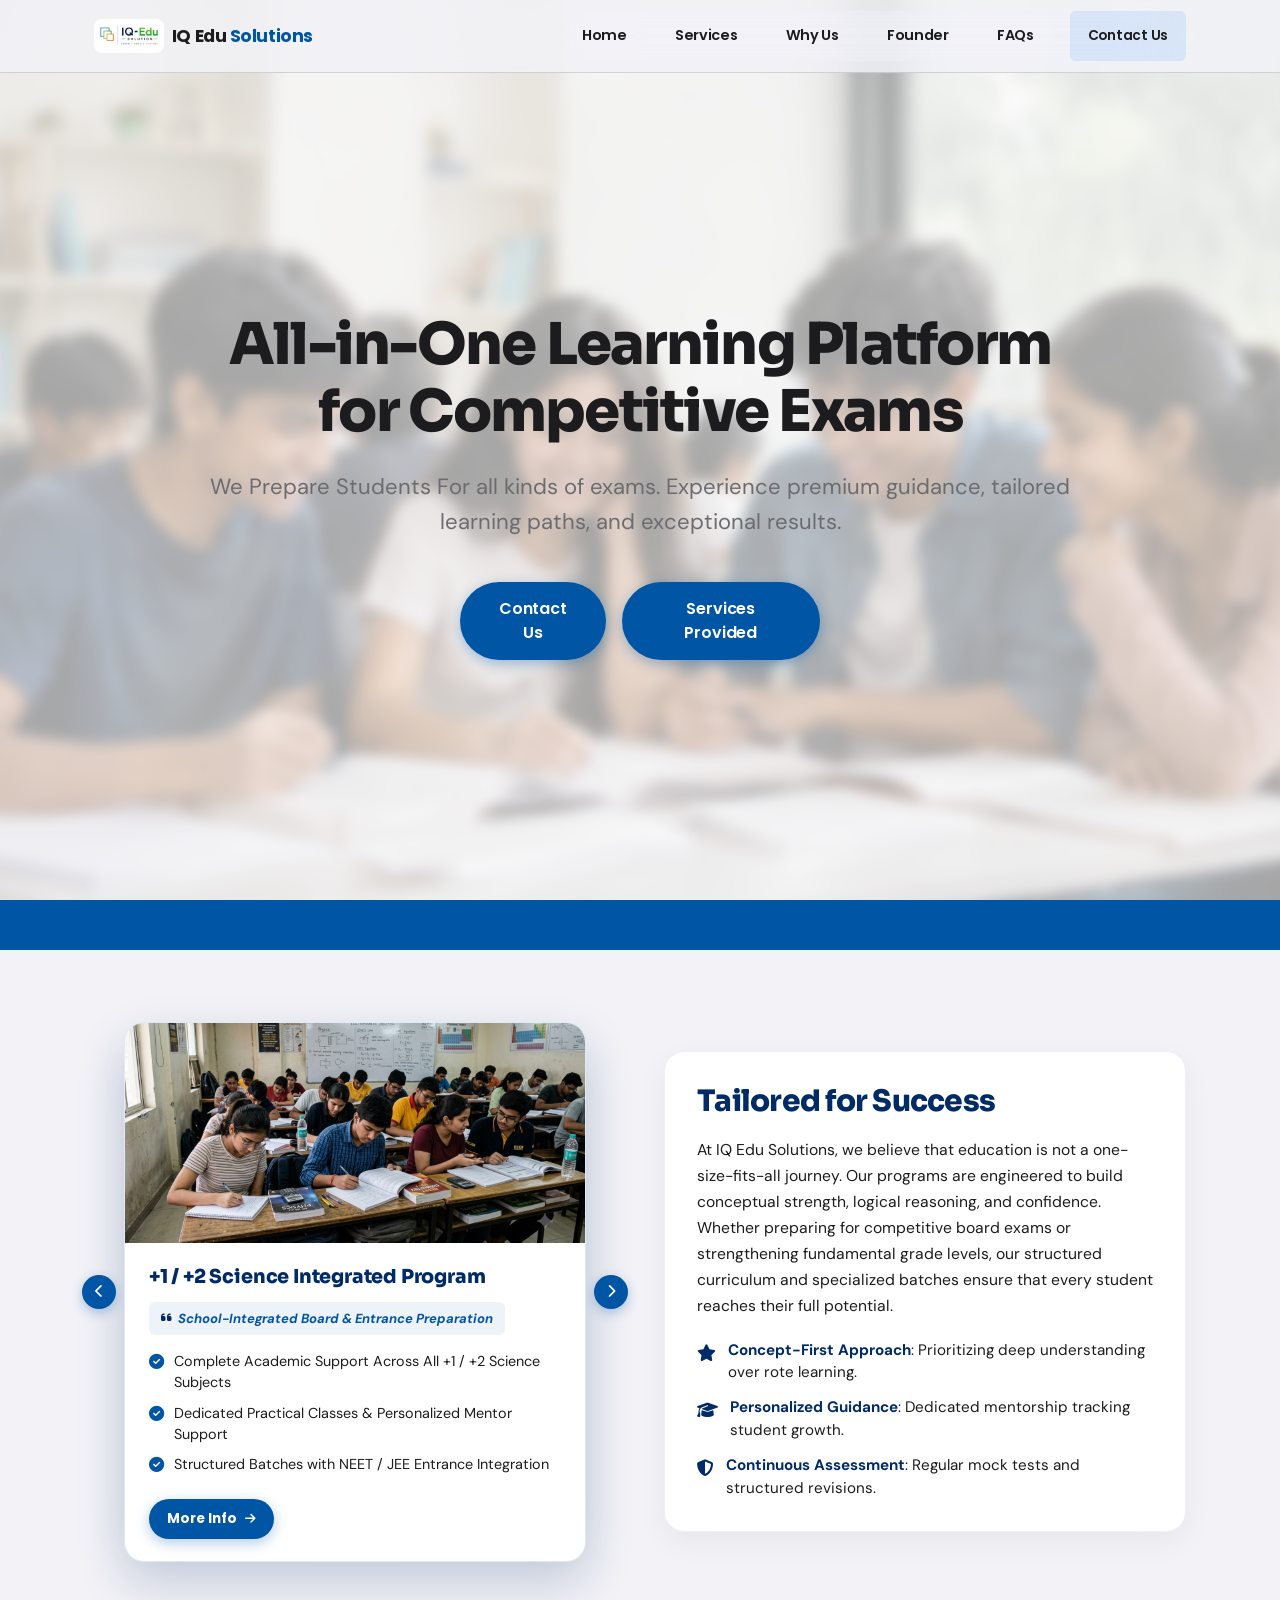
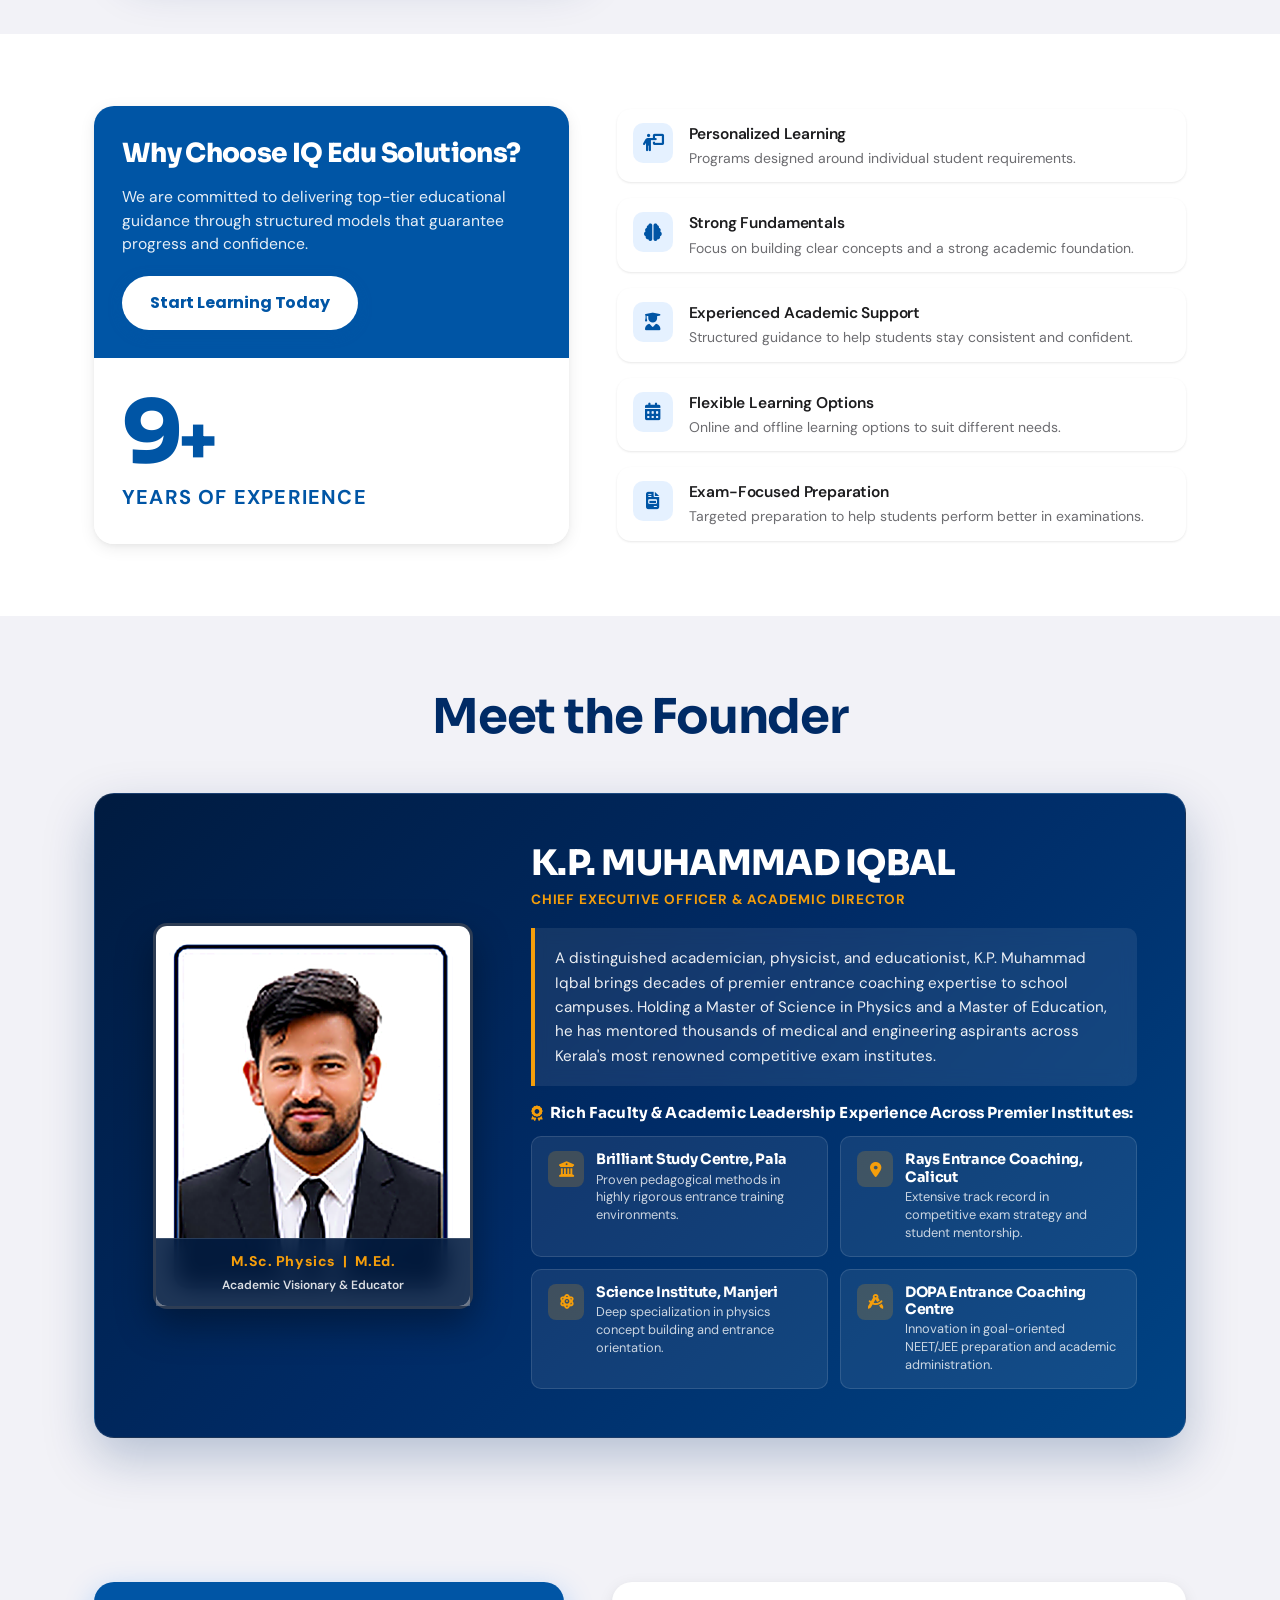
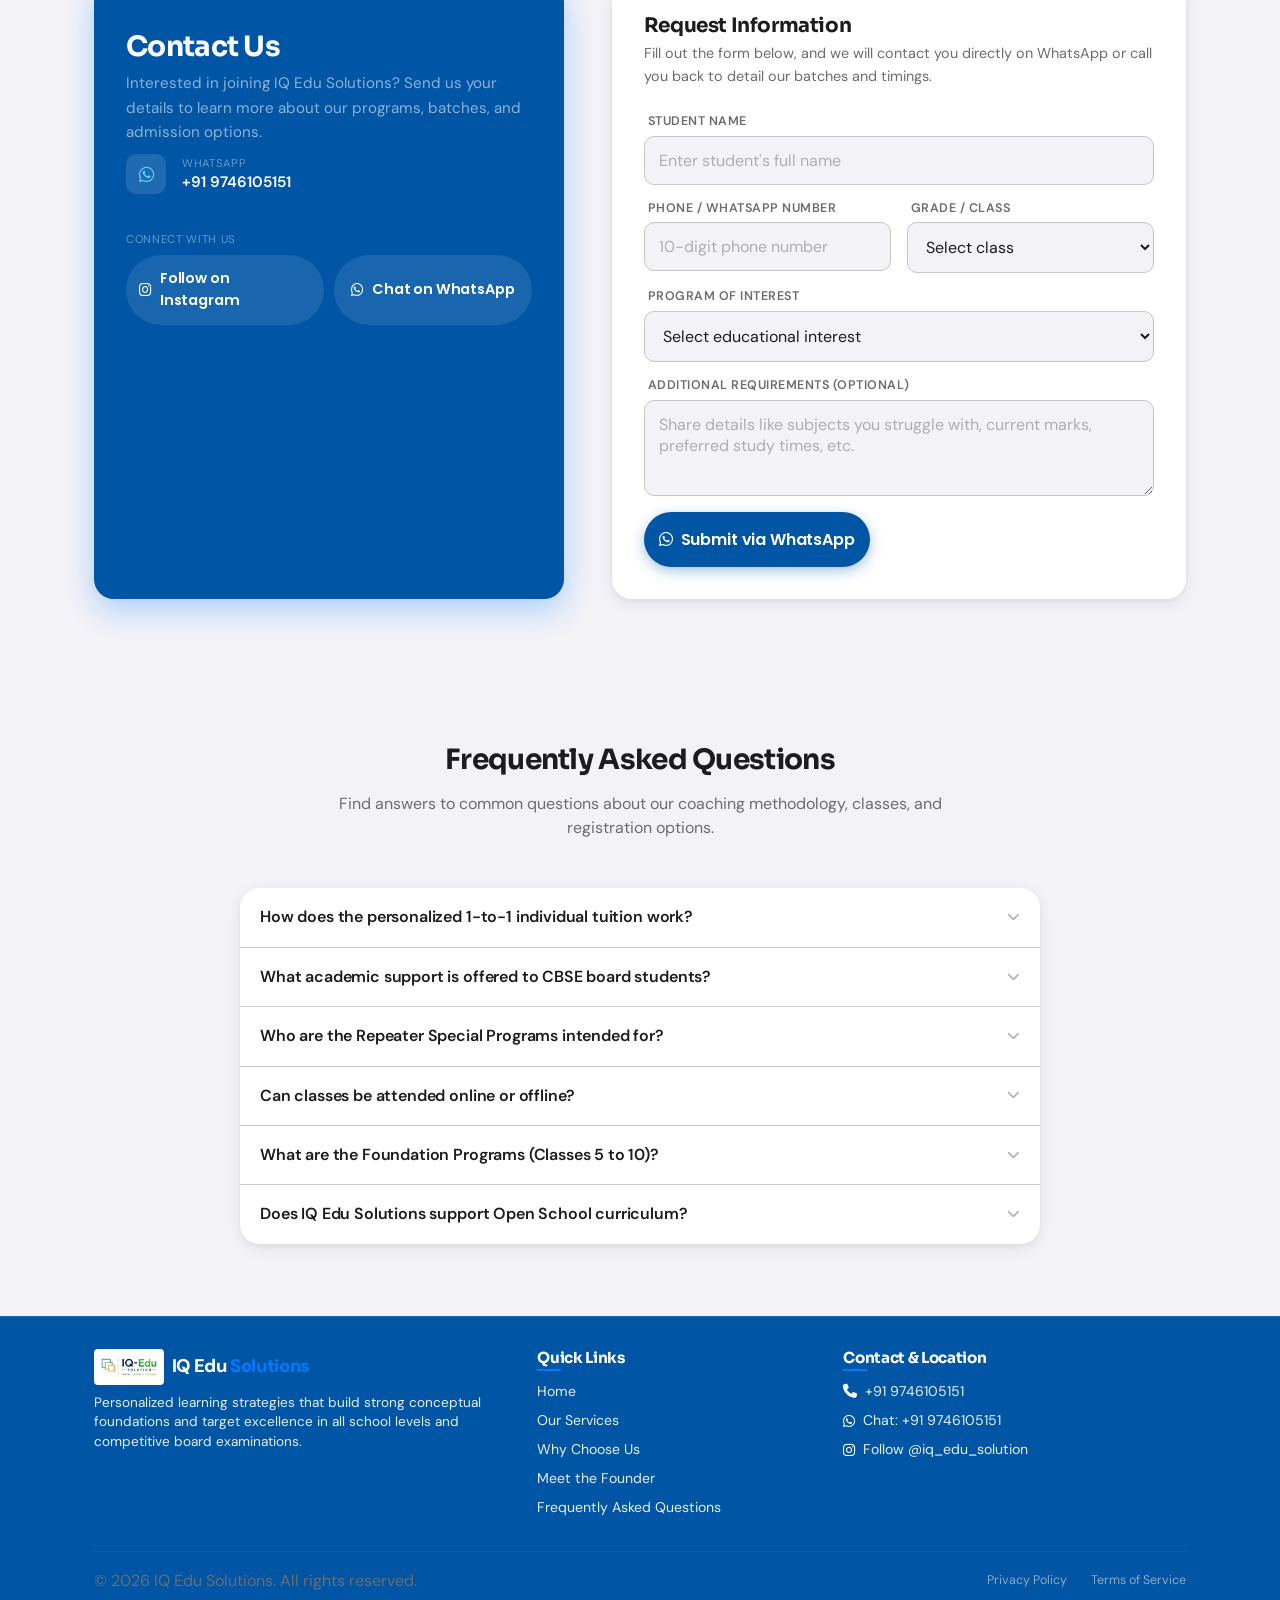
<file: index.html>
<!DOCTYPE html>
<html lang="en">
<head>
  <meta charset="UTF-8">
  <meta name="viewport" content="width=device-width, initial-scale=1.0">
  
  <!-- SEO & AEO Meta Tags -->
  <title>IQ Edu Solutions - All-in-One Learning Platform for Competitive Exams</title>
  <meta name="description" content="IQ Edu Solutions provides personalized one-to-one tuition, CBSE special programs, repeater programs, foundation classes 5-10, and open school batches. Join online or offline.">
  <meta name="keywords" content="IQ Edu Solutions, competitive exam preparation, individual tuition, CBSE special programs, repeater special programs, foundation classes, open school, offline classes, online tuition">
  <meta name="author" content="IQ Edu Solutions">
  
  <!-- Geo-Targeting Metadata (Local SEO & GEO) -->
  <meta name="geo.region" content="IN-KL">
  <meta name="geo.placename" content="Kerala">
  <meta name="geo.position" content="10.850516;76.27108">
  <meta name="ICBM" content="10.850516, 76.27108">
  
  <!-- Open Graph / Facebook -->
  <meta property="og:type" content="website">
  <meta property="og:url" content="https://iqedusolutions.com/">
  <meta property="og:title" content="IQ Edu Solutions - All-in-One Learning Platform">
  <meta property="og:description" content="Personalized one-to-one tuition, CBSE special programs, repeater programs, and online/offline academic support tailored for student success.">
  <meta property="og:image" content="logo.jpg">

  <!-- Twitter -->
  <meta property="twitter:card" content="summary_large_image">
  <meta property="twitter:url" content="https://iqedusolutions.com/">
  <meta property="twitter:title" content="IQ Edu Solutions - All-in-One Learning Platform">
  <meta property="twitter:description" content="Personalized one-to-one tuition, CBSE special programs, repeater programs, and online/offline academic support tailored for student success.">
  <meta property="twitter:image" content="logo.jpg">

  <!-- Favicon -->
  <link rel="icon" href="logo.jpg" type="image/jpeg">

  <!-- Fonts: Sora (headings) / DM Sans (body) / Poppins (buttons & header) -->
  <link rel="preconnect" href="https://fonts.googleapis.com">
  <link rel="preconnect" href="https://fonts.gstatic.com" crossorigin>
  <link href="https://fonts.googleapis.com/css2?family=Sora:wght@600;700;800&family=DM+Sans:wght@400;500;600;700&family=Poppins:wght@500;600;700;800&display=swap" rel="stylesheet">

  <!-- External Stylesheets (Font Awesome) -->
  <link rel="stylesheet" href="https://cdnjs.cloudflare.com/ajax/libs/font-awesome/6.4.0/css/all.min.css">

  <!-- Custom Stylesheet -->
  <link rel="stylesheet" href="style.css">

  <!-- Structured Data / JSON-LD Schema for SEO, GEO & AEO -->
  <script type="application/ld+json">
  {
    "@context": "https://schema.org",
    "@type": "EducationalOrganization",
    "name": "IQ Edu Solutions",
    "url": "https://iqedusolutions.com/",
    "logo": "https://iqedusolutions.com/logo.jpg",
    "description": "Premium educational organization providing personalized tuition, CBSE special programs, and competitive exam preparation both online and offline.",
    "telephone": "+919746105151",
    "address": {
      "@type": "PostalAddress",
      "addressLocality": "Kerala",
      "addressCountry": "IN"
    },
    "sameAs": [
      "https://www.instagram.com/iq_edu_solution/"
    ]
  }
  </script>

  <script type="application/ld+json">
  {
    "@context": "https://schema.org",
    "@type": "FAQPage",
    "mainEntity": [
      {
        "@type": "Question",
        "name": "What type of individual tuition programs does IQ Edu Solutions offer?",
        "acceptedAnswer": {
          "@type": "Answer",
          "text": "IQ Edu Solutions provides personalized, one-to-one individual tuition and JEC designed according to each student's academic needs, learning pace, and individual goals to ensure deep conceptual understanding."
        }
      },
      {
        "@type": "Question",
        "name": "Does IQ Edu Solutions have programs specifically for CBSE students?",
        "acceptedAnswer": {
          "@type": "Answer",
          "text": "Yes, we offer CBSE Special Programs and comprehensive Academic Support for CBSE Students. This includes integrated batches starting from Class 8 onwards, continuous concept-based learning, and examination-focused preparation."
        }
      },
      {
        "@type": "Question",
        "name": "What are Repeater Special Programs at IQ Edu Solutions?",
        "acceptedAnswer": {
          "@type": "Answer",
          "text": "Our Repeater Special Programs are dedicated learning paths designed for repeater students, focusing on rigorous revision, fundamental concept strengthening, and targeted mock test preparation to excel in competitive exams."
        }
      },
      {
        "@type": "Question",
        "name": "Can I choose between online and offline classes?",
        "acceptedAnswer": {
          "@type": "Answer",
          "text": "Yes, IQ Edu Solutions offers flexible learning options: Online Classes allow you to learn from anywhere with flexible schedule access, and Offline Classes provide traditional classroom-based learning with face-to-face academic guidance."
        }
      },
      {
        "@type": "Question",
        "name": "What are Foundation Programs at IQ Edu Solutions?",
        "acceptedAnswer": {
          "@type": "Answer",
          "text": "Our Foundation Programs target students in Classes 5 to 10. They aim to build a strong academic foundation in core subjects from an early stage, which helps prepare students for higher classes and future competitive examinations."
        }
      }
    ]
  }
  </script>
</head>
<body>

  <!-- Header & Navigation -->
  <header id="header">
    <div class="nav-container">
      <a href="#hero" class="logo-link">
        <img src="logo.jpg" alt="IQ Edu Solutions Logo" class="logo-img">
        <span class="logo-text">IQ Edu <span>Solutions</span></span>
      </a>
      
      <nav>
        <ul class="nav-menu" id="nav-menu">
          <li class="nav-item"><a href="#hero">Home</a></li>
          <li class="nav-item"><a href="#services">Services</a></li>
          <li class="nav-item"><a href="#why-choose-us">Why Us</a></li>
          <li class="nav-item"><a href="#founder">Founder</a></li>
          <li class="nav-item"><a href="#faqs">FAQs</a></li>
          <li class="nav-item nav-cta"><a href="#contact" class="btn btn-secondary">Contact Us</a></li>
        </ul>
      </nav>
      
      <button class="mobile-toggle" id="mobile-toggle" aria-label="Toggle navigation menu">
        <span></span>
        <span></span>
        <span></span>
      </button>
    </div>
  </header>

  <!-- Hero Section -->
  <section class="hero" id="hero">
    <div class="container">
      <div class="hero-content reveal">
        <h1 class="hero-title">All-in-One Learning Platform for Competitive Exams</h1>
        <p class="hero-subtitle">We Prepare Students For all kinds of exams. Experience premium guidance, tailored learning paths, and exceptional results.</p>
        <div class="hero-ctas">
          <a href="#contact" class="btn btn-primary">Contact Us</a>
          <a href="#services" class="btn btn-primary">Services Provided</a>
        </div>
      </div>
    </div>
  </section>

  <!-- Scrolling Marquee Banner -->
  <section class="marquee-section">
    <div class="marquee-container">
      <div class="marquee-content">
        <span class="marquee-text"><span class="marquee-bullet"></span> Personalized one-to-one tuition designed according to each student's academic needs, learning pace, and goals.</span>
        <span class="marquee-text"><span class="marquee-bullet"></span> Personalized one-to-one tuition designed according to each student's academic needs, learning pace, and goals.</span>
        <span class="marquee-text"><span class="marquee-bullet"></span> Personalized one-to-one tuition designed according to each student's academic needs, learning pace, and goals.</span>
        <span class="marquee-text"><span class="marquee-bullet"></span> Personalized one-to-one tuition designed according to each student's academic needs, learning pace, and goals.</span>
      </div>
    </div>
  </section>

  <!-- Services Section (Interactive Cards Left, Tailored for Success Text Right) -->
  <section class="services-section section-padding" id="services">
    <div class="container">
      <div class="services-split-grid reveal">
        
        <!-- Left Side: Interactive Arrow-Navigated 3D Card Deck -->
        <div class="services-cards-col">
          <div class="carousel-stage">
            <!-- Left Arrow Button -->
            <button class="carousel-arrow prev-arrow" id="card-prev" aria-label="Previous card">
              <i class="fa-solid fa-chevron-left"></i>
            </button>

            <!-- Cards Viewport Container -->
            <div class="carousel-viewport">
              <div class="carousel-cards-stack" id="carousel-cards-stack">

                <!-- Card 1 (Flagship) -->
                <div class="brochure-card active" data-index="0">
                  <div class="card-image-box">
                    <img src="first.png" alt="+1 / +2 Science Integrated Program">
                  </div>
                  <div class="card-content-box">
                    <h3 class="card-title">+1 / +2 Science Integrated Program</h3>
                    <p class="card-tagline"><i class="fa-solid fa-quote-left"></i> School-Integrated Board & Entrance Preparation</p>
                    <ul class="card-bullet-list">
                      <li><i class="fa-solid fa-circle-check"></i> Complete Academic Support Across All +1 / +2 Science Subjects</li>
                      <li><i class="fa-solid fa-circle-check"></i> Dedicated Practical Classes & Personalized Mentor Support</li>
                      <li><i class="fa-solid fa-circle-check"></i> Structured Batches with NEET / JEE Entrance Integration</li>
                    </ul>
                    <div class="card-cta-row">
                      <a href="science-integrated-program.html" class="card-more-info-btn">
                        More Info <i class="fa-solid fa-arrow-right"></i>
                      </a>
                    </div>
                  </div>
                </div>

                <!-- Card 2 -->
                <div class="brochure-card next" data-index="1">
                  <div class="card-image-box">
                    <img src="Individual Tuition & JEC.jpeg" alt="Individual Tuition" loading="lazy">
                  </div>
                  <div class="card-content-box">
                    <h3 class="card-title">Individual Tuition</h3>
                    <ul class="card-bullet-list">
                      <li><i class="fa-solid fa-circle-check"></i> <strong>For Plus One & Plus Two (Science & CBSE)</strong></li>
                      <li><i class="fa-solid fa-circle-check"></i> <strong>Targeted Coaching for NEET, JEE & KEAM Aspirants</strong></li>
                      <li><i class="fa-solid fa-circle-check"></i> Personalized 1-on-1 Mentorship & Tailored Pace</li>
                      <li><i class="fa-solid fa-circle-check"></i> Deep Conceptual Clarity & Problem-Solving Mastery</li>
                    </ul>
                  </div>
                </div>

                <!-- Card 3 -->
                <div class="brochure-card hidden" data-index="2">
                  <div class="card-image-box">
                    <img src="CBSE Special Progams.jpeg" alt="CBSE Special Program" loading="lazy">
                  </div>
                  <div class="card-content-box">
                    <h3 class="card-title">CBSE Special Program</h3>
                    <ul class="card-bullet-list">
                      <li><i class="fa-solid fa-circle-check"></i> Thorough Coverage of NCERT Textbooks & Exemplar Problems</li>
                      <li><i class="fa-solid fa-circle-check"></i> Step-by-Step Subjective Answer Writing Practice</li>
                      <li><i class="fa-solid fa-circle-check"></i> Board-Pattern Mock Examinations & Detailed Evaluation</li>
                    </ul>
                  </div>
                </div>

                <!-- Card 4 -->
                <div class="brochure-card hidden" data-index="3">
                  <div class="card-image-box">
                    <img src="Repeaters special programme.jpeg" alt="Repeaters Special Program" loading="lazy">
                  </div>
                  <div class="card-content-box">
                    <h3 class="card-title">Repeaters Special Program</h3>
                    <p class="card-tagline"><i class="fa-solid fa-quote-left"></i> Turn Your Target Rank into Reality</p>
                    <ul class="card-bullet-list">
                      <li><i class="fa-solid fa-circle-check"></i> Accelerated Revision & High-Yield Concept Coverage</li>
                      <li><i class="fa-solid fa-circle-check"></i> Intensive Previous Years' Question (PYQ) Solving</li>
                      <li><i class="fa-solid fa-circle-check"></i> Continuous Performance Monitoring & Error Analysis</li>
                    </ul>
                  </div>
                </div>

                <!-- Card 5 -->
                <div class="brochure-card hidden" data-index="4">
                  <div class="card-image-box">
                    <img src="Foundations Classes from 5th to 10th.jpeg" alt="Class 5–10 Foundation Program" loading="lazy">
                  </div>
                  <div class="card-content-box">
                    <h3 class="card-title">Class 5–10 Foundation Program</h3>
                    <ul class="card-bullet-list">
                      <li><i class="fa-solid fa-circle-check"></i> Concept-Driven Learning in Science & Mathematics</li>
                      <li><i class="fa-solid fa-circle-check"></i> Foundation Prep for Olympiads, NTSE & Competitive Exams</li>
                      <li><i class="fa-solid fa-circle-check"></i> Interactive & Analytical Problem-Solving Skills</li>
                    </ul>
                  </div>
                </div>

                <!-- Card 6 -->
                <div class="brochure-card hidden" data-index="5">
                  <div class="card-image-box">
                    <img src="Academic Support for CBSE students.jpeg" alt="Integrated CBSE Batch" loading="lazy">
                  </div>
                  <div class="card-content-box">
                    <h3 class="card-title">Integrated CBSE Batch (Grade 8 Onwards)</h3>
                    <p class="card-tagline"><i class="fa-solid fa-quote-left"></i> Dual Advantage: School & Entrance Preparation Hand-in-Hand</p>
                    <ul class="card-bullet-list">
                      <li><i class="fa-solid fa-circle-check"></i> Balanced Coverage of Board Syllabus & Entrance Curriculum</li>
                      <li><i class="fa-solid fa-circle-check"></i> Seamless Transition to Higher Secondary Batches</li>
                      <li><i class="fa-solid fa-circle-check"></i> Reduced Academic Stress via Unified Study Schedules</li>
                    </ul>
                  </div>
                </div>

                <!-- Card 7 -->
                <div class="brochure-card hidden" data-index="6">
                  <div class="card-image-box">
                    <img src="Open School Batches .jpeg" alt="Open School Batches" loading="lazy">
                  </div>
                  <div class="card-content-box">
                    <h3 class="card-title">Open School Batches (NIOS Support)</h3>
                    <p class="card-tagline"><i class="fa-solid fa-quote-left"></i> Flexible & Inclusive Quality Education</p>
                    <ul class="card-bullet-list">
                      <li><i class="fa-solid fa-circle-check"></i> Structured Study Plans & Complete Syllabus Navigation</li>
                      <li><i class="fa-solid fa-circle-check"></i> Practical Assignment Guidance & Exam Preparation</li>
                      <li><i class="fa-solid fa-circle-check"></i> Dedicated 1-on-1 Doubt-Clearing Sessions</li>
                    </ul>
                  </div>
                </div>

                <!-- Card 8 -->
                <div class="brochure-card prev" data-index="7">
                  <div class="card-image-box">
                    <img src="Online & Offline Classes.jpeg" alt="Hybrid Learning Model" loading="lazy">
                  </div>
                  <div class="card-content-box">
                    <h3 class="card-title">Hybrid Learning Model (Online & Offline)</h3>
                    <p class="card-tagline"><i class="fa-solid fa-quote-left"></i> Flexible Learning at Your Preferred Pace</p>
                    <ul class="card-bullet-list">
                      <li><i class="fa-solid fa-circle-check"></i> High-Definition Live Online Streams & Session Recordings</li>
                      <li><i class="fa-solid fa-circle-check"></i> Well-Equipped Offline Centers with Expert Faculty</li>
                      <li><i class="fa-solid fa-circle-check"></i> 24/7 Unlimited Access to Digital Study Materials</li>
                    </ul>
                  </div>
                </div>

              </div>
            </div>

            <!-- Right Arrow Button -->
            <button class="carousel-arrow next-arrow" id="card-next" aria-label="Next card">
              <i class="fa-solid fa-chevron-right"></i>
            </button>
          </div>
        </div>

        <!-- Right Side: Tailored for Success Text Panel -->
        <div class="services-text-col">
          <div class="services-text-content">
            <h2 class="services-main-heading">Tailored for Success</h2>
            <p class="services-main-desc">At IQ Edu Solutions, we believe that education is not a one-size-fits-all journey. Our programs are engineered to build conceptual strength, logical reasoning, and confidence. Whether preparing for competitive board exams or strengthening fundamental grade levels, our structured curriculum and specialized batches ensure that every student reaches their full potential.</p>
            
            <div class="services-highlights">
              <div class="highlight-item">
                <div class="highlight-icon"><i class="fa-solid fa-star"></i></div>
                <span><strong>Concept-First Approach</strong>: Prioritizing deep understanding over rote learning.</span>
              </div>
              <div class="highlight-item">
                <div class="highlight-icon"><i class="fa-solid fa-graduation-cap"></i></div>
                <span><strong>Personalized Guidance</strong>: Dedicated mentorship tracking student growth.</span>
              </div>
              <div class="highlight-item">
                <div class="highlight-icon"><i class="fa-solid fa-shield-halved"></i></div>
                <span><strong>Continuous Assessment</strong>: Regular mock tests and structured revisions.</span>
              </div>
            </div>
          </div>
        </div>

      </div>
    </div>
  </section>
  </section>

  <!-- Why Choose Us Section -->
  <section class="why-section section-padding" id="why-choose-us">
    <div class="container">
      <div class="why-grid">
        <div class="why-left-content reveal">
          <div class="why-left-top">
            <h2>Why Choose IQ Edu Solutions?</h2>
            <p>We are committed to delivering top-tier educational guidance through structured models that guarantee progress and confidence.</p>
            <a href="#contact" class="btn btn-primary">Start Learning Today</a>
          </div>
          <div class="why-left-stat">
            <div class="stat-number">
              <span class="stat-counter" id="years-counter" data-target="15">0</span><span class="stat-plus">+</span>
            </div>
            <span class="stat-label">Years of Experience</span>
          </div>
        </div>

        <div class="why-list">
          <!-- Item 1 -->
          <div class="why-item reveal">
            <div class="why-item-icon">
              <i class="fa-solid fa-person-chalkboard"></i>
            </div>
            <div class="why-item-text">
              <span class="why-item-title">Personalized Learning</span>
              <span class="why-item-desc">Programs designed around individual student requirements.</span>
            </div>
          </div>

          <!-- Item 2 -->
          <div class="why-item reveal">
            <div class="why-item-icon">
              <i class="fa-solid fa-brain"></i>
            </div>
            <div class="why-item-text">
              <span class="why-item-title">Strong Fundamentals</span>
              <span class="why-item-desc">Focus on building clear concepts and a strong academic foundation.</span>
            </div>
          </div>

          <!-- Item 3 -->
          <div class="why-item reveal">
            <div class="why-item-icon">
              <i class="fa-solid fa-user-graduate"></i>
            </div>
            <div class="why-item-text">
              <span class="why-item-title">Experienced Academic Support</span>
              <span class="why-item-desc">Structured guidance to help students stay consistent and confident.</span>
            </div>
          </div>

          <!-- Item 4 -->
          <div class="why-item reveal">
            <div class="why-item-icon">
              <i class="fa-solid fa-calendar-days"></i>
            </div>
            <div class="why-item-text">
              <span class="why-item-title">Flexible Learning Options</span>
              <span class="why-item-desc">Online and offline learning options to suit different needs.</span>
            </div>
          </div>

          <!-- Item 5 -->
          <div class="why-item reveal">
            <div class="why-item-icon">
              <i class="fa-solid fa-file-invoice"></i>
            </div>
            <div class="why-item-text">
              <span class="why-item-title">Exam-Focused Preparation</span>
              <span class="why-item-desc">Targeted preparation to help students perform better in examinations.</span>
            </div>
          </div>
        </div>
      </div>
    </div>
  </section>

  <!-- Meet the Founder Section (Leadership Profile from Brochure) -->
  <section class="founder-section section-padding" id="founder">
    <div class="container">
      <div class="section-header reveal">
        <h2>Meet the Founder</h2>
      </div>

      <div class="founder-card reveal">
        <div class="founder-grid">
          <!-- Image Column -->
          <div class="founder-image-col">
            <div class="founder-image-wrapper">
              <img src="founder_hd.png" alt="K.P. Muhammad Iqbal - CEO & Academic Director" class="founder-img">
              <div class="founder-image-glass-card">
                <span class="founder-degree-badge">M.Sc. Physics &nbsp;|&nbsp; M.Ed.</span>
                <span class="founder-role-tag">Academic Visionary & Educator</span>
              </div>
            </div>
          </div>

          <!-- Info Column -->
          <div class="founder-info-col">
            <div class="founder-header-block">
              <h3 class="founder-name">K.P. MUHAMMAD IQBAL</h3>
              <p class="founder-designation">CHIEF EXECUTIVE OFFICER & ACADEMIC DIRECTOR</p>
            </div>

            <div class="founder-bio-box">
              <p>A distinguished academician, physicist, and educationist, K.P. Muhammad Iqbal brings decades of premier entrance coaching expertise to school campuses. Holding a Master of Science in Physics and a Master of Education, he has mentored thousands of medical and engineering aspirants across Kerala's most renowned competitive exam institutes.</p>
            </div>

            <!-- Leadership Experience Grid -->
            <div class="founder-experience-block">
              <h4 class="exp-title"><i class="fa-solid fa-award"></i> Rich Faculty & Academic Leadership Experience Across Premier Institutes:</h4>
              <div class="exp-cards-grid">
                
                <!-- Institute 1 -->
                <div class="exp-card">
                  <div class="exp-icon"><i class="fa-solid fa-building-columns"></i></div>
                  <div class="exp-details">
                    <h5 class="exp-institute">Brilliant Study Centre, Pala</h5>
                    <p class="exp-text">Proven pedagogical methods in highly rigorous entrance training environments.</p>
                  </div>
                </div>

                <!-- Institute 2 -->
                <div class="exp-card">
                  <div class="exp-icon"><i class="fa-solid fa-location-dot"></i></div>
                  <div class="exp-details">
                    <h5 class="exp-institute">Rays Entrance Coaching, Calicut</h5>
                    <p class="exp-text">Extensive track record in competitive exam strategy and student mentorship.</p>
                  </div>
                </div>

                <!-- Institute 3 -->
                <div class="exp-card">
                  <div class="exp-icon"><i class="fa-solid fa-atom"></i></div>
                  <div class="exp-details">
                    <h5 class="exp-institute">Science Institute, Manjeri</h5>
                    <p class="exp-text">Deep specialization in physics concept building and entrance orientation.</p>
                  </div>
                </div>

                <!-- Institute 4 -->
                <div class="exp-card">
                  <div class="exp-icon"><i class="fa-solid fa-compass-drafting"></i></div>
                  <div class="exp-details">
                    <h5 class="exp-institute">DOPA Entrance Coaching Centre</h5>
                    <p class="exp-text">Innovation in goal-oriented NEET/JEE preparation and academic administration.</p>
                  </div>
                </div>

              </div>
            </div>
          </div>
        </div>
      </div>
    </div>
  </section>

  <!-- Contact Section -->
  <section class="contact-section section-padding" id="contact">
    <div class="container">
      <div class="contact-grid">
        <!-- Contact Info Side -->
        <div class="contact-info-panel reveal">
          <div class="contact-info-top">
            <h2>Contact Us</h2>
            <p>Interested in joining IQ Edu Solutions? Send us your details to learn more about our programs, batches, and admission options.</p>
            
            <div class="contact-details">
              <div class="contact-detail-item">
                <div class="contact-detail-icon">
                  <i class="fa-brands fa-whatsapp"></i>
                </div>
                <div class="contact-detail-text">
                  <span class="contact-detail-label">WhatsApp</span>
                  <span class="contact-detail-val"><a href="https://wa.me/919746105151" target="_blank" rel="noopener">+91 9746105151</a></span>
                </div>
              </div>
              
            </div>
          </div>

          <div class="contact-info-bottom">
            <span class="contact-detail-label">Connect With Us</span>
            <div class="contact-social-links">
              <a href="https://www.instagram.com/iq_edu_solution/" target="_blank" rel="noopener" class="social-pill">
                <i class="fa-brands fa-instagram"></i> Follow on Instagram
              </a>
              <a href="https://wa.me/919746105151" target="_blank" rel="noopener" class="social-pill">
                <i class="fa-brands fa-whatsapp"></i> Chat on WhatsApp
              </a>
            </div>
          </div>
        </div>

        <!-- Contact Form Side -->
        <div class="contact-form-card reveal">
          <h3>Request Information</h3>
          <p>Fill out the form below, and we will contact you directly on WhatsApp or call you back to detail our batches and timings.</p>
          
          <form id="admission-form">
            <div class="form-group">
              <label for="student-name" class="form-label">Student Name</label>
              <input type="text" id="student-name" class="form-control" placeholder="Enter student's full name" required>
            </div>
            
            <div class="form-group-row">
              <div class="form-group">
                <label for="contact-phone" class="form-label">Phone / WhatsApp Number</label>
                <input type="tel" id="contact-phone" class="form-control" placeholder="10-digit phone number" required>
              </div>
              <div class="form-group">
                <label for="student-grade" class="form-label">Grade / Class</label>
                <select id="student-grade" class="form-control" required>
                  <option value="" disabled selected>Select class</option>
                  <option value="Class 5">Class 5</option>
                  <option value="Class 6">Class 6</option>
                  <option value="Class 7">Class 7</option>
                  <option value="Class 8">Class 8</option>
                  <option value="Class 9">Class 9</option>
                  <option value="Class 10">Class 10</option>
                  <option value="Class 11 CBSE">Class 11 CBSE</option>
                  <option value="Class 12 CBSE">Class 12 CBSE</option>
                  <option value="Repeater Program">Repeater Program</option>
                  <option value="Open School">Open School / Alternative</option>
                </select>
              </div>
            </div>

            <div class="form-group">
              <label for="program-interest" class="form-label">Program of Interest</label>
              <select id="program-interest" class="form-control" required>
                <option value="" disabled selected>Select educational interest</option>
                <option value="+1/+2 Science Integrated Program">+1 / +2 Science Integrated Program</option>
                <option value="Individual Tuition & JEC">Individual Tuition & JEC</option>
                <option value="CBSE Special Programs">CBSE Special Programs</option>
                <option value="Repeater Special Programs">Repeater Special Programs</option>
                <option value="Foundation Programs">Foundation Programs – Classes 5 to 10</option>
                <option value="CBSE Academic Support">Academic Support for CBSE Students</option>
                <option value="Open School Batches">Open School Batches</option>
                <option value="Online / Offline Classes">Online & Offline Classes</option>
              </select>
            </div>

            <div class="form-group">
              <label for="student-message" class="form-label">Additional Requirements (Optional)</label>
              <textarea id="student-message" class="form-control" placeholder="Share details like subjects you struggle with, current marks, preferred study times, etc."></textarea>
            </div>

            <div class="submit-btn-wrapper">
              <button type="submit" class="btn btn-primary">
                <i class="fa-brands fa-whatsapp"></i> Submit via WhatsApp
              </button>
            </div>
          </form>
        </div>
      </div>
    </div>
  </section>

  <!-- FAQ Section (AEO, SEO, GEO Optimized accordion layout) -->
  <section class="faq-section section-padding" id="faqs">
    <div class="container">
      <div class="section-header reveal">
        <h2>Frequently Asked Questions</h2>
        <p>Find answers to common questions about our coaching methodology, classes, and registration options.</p>
      </div>

      <div class="faq-accordion reveal">
        <!-- FAQ 1 -->
        <div class="faq-item">
          <button class="faq-trigger" aria-expanded="false" type="button">
            <span class="faq-question">How does the personalized 1-to-1 individual tuition work?</span>
            <i class="fa-solid fa-chevron-down faq-chevron"></i>
          </button>
          <div class="faq-panel">
            <div class="faq-answer">
              Our individual tuition programs (and JEC) provide dedicated, personalized attention. A certified teacher designs instructions specific to the student's academic background, learning style, and specific subject weaknesses, proceeding at a pace that ensures full conceptual understanding.
            </div>
          </div>
        </div>

        <!-- FAQ 2 -->
        <div class="faq-item">
          <button class="faq-trigger" aria-expanded="false" type="button">
            <span class="faq-question">What academic support is offered to CBSE board students?</span>
            <i class="fa-solid fa-chevron-down faq-chevron"></i>
          </button>
          <div class="faq-panel">
            <div class="faq-answer">
              We offer integrated batches starting from Class 8 onwards. Our CBSE programs are designed to coordinate with the CBSE curriculum, emphasizing clear fundamentals, continuous academic support, and strict exam-oriented practice to boost scores in board exams.
            </div>
          </div>
        </div>

        <!-- FAQ 3 -->
        <div class="faq-item">
          <button class="faq-trigger" aria-expanded="false" type="button">
            <span class="faq-question">Who are the Repeater Special Programs intended for?</span>
            <i class="fa-solid fa-chevron-down faq-chevron"></i>
          </button>
          <div class="faq-panel">
            <div class="faq-answer">
              These programs are customized for students who are retaking board or competitive entrance exams. We provide highly concentrated revision, deep concept clarification, intensive testing, and key problem-solving techniques to significantly improve results.
            </div>
          </div>
        </div>

        <!-- FAQ 4 -->
        <div class="faq-item">
          <button class="faq-trigger" aria-expanded="false" type="button">
            <span class="faq-question">Can classes be attended online or offline?</span>
            <i class="fa-solid fa-chevron-down faq-chevron"></i>
          </button>
          <div class="faq-panel">
            <div class="faq-answer">
              You can choose whichever mode suits you best. Our Online Classes deliver flexible, high-definition live interactive sessions from anywhere, while our Offline Classes provide robust, face-to-face physical classroom sessions with direct support from local faculty.
            </div>
          </div>
        </div>

        <!-- FAQ 5 -->
        <div class="faq-item">
          <button class="faq-trigger" aria-expanded="false" type="button">
            <span class="faq-question">What are the Foundation Programs (Classes 5 to 10)?</span>
            <i class="fa-solid fa-chevron-down faq-chevron"></i>
          </button>
          <div class="faq-panel">
            <div class="faq-answer">
              Our Foundation Programs are created for early-grade students in Classes 5 to 10. They focus on establishing solid analytical, math, and scientific frameworks early on, making transition to higher standard board exams and competitive exams effortlessly.
            </div>
          </div>
        </div>

        <!-- FAQ 6 -->
        <div class="faq-item">
          <button class="faq-trigger" aria-expanded="false" type="button">
            <span class="faq-question">Does IQ Edu Solutions support Open School curriculum?</span>
            <i class="fa-solid fa-chevron-down faq-chevron"></i>
          </button>
          <div class="faq-panel">
            <div class="faq-answer">
              Yes, we run dedicated Open School batches. These programs offer flexible timing and curriculum-focused preparation specifically designed to align with the unique requirements of students enrolled in open school courses.
            </div>
          </div>
        </div>
      </div>
    </div>
  </section>

  <!-- Footer Section -->
  <footer>
    <div class="container">
      <div class="footer-top">
        <div class="footer-brand">
          <a href="#hero" class="footer-logo">
            <img src="logo.jpg" alt="IQ Edu Solutions Logo" class="footer-logo-img">
            <span class="footer-logo-text">IQ Edu <span>Solutions</span></span>
          </a>
          <p>Personalized learning strategies that build strong conceptual foundations and target excellence in all school levels and competitive board examinations.</p>
        </div>

        <div class="footer-links-col">
          <h4>Quick Links</h4>
          <ul class="footer-links">
            <li class="footer-link"><a href="#hero">Home</a></li>
            <li class="footer-link"><a href="#services">Our Services</a></li>
            <li class="footer-link"><a href="#why-choose-us">Why Choose Us</a></li>
            <li class="footer-link"><a href="#founder">Meet the Founder</a></li>
            <li class="footer-link"><a href="#faqs">Frequently Asked Questions</a></li>
          </ul>
        </div>

        <div class="footer-links-col">
          <h4>Contact & Location</h4>
          <div class="footer-contact-info">
            <div class="footer-contact-item">
              <i class="fa-solid fa-phone"></i>
              <span><a href="tel:+919746105151">+91 9746105151</a></span>
            </div>
            <div class="footer-contact-item">
              <i class="fa-brands fa-whatsapp"></i>
              <span><a href="https://wa.me/919746105151" target="_blank" rel="noopener">Chat: +91 9746105151</a></span>
            </div>
            <div class="footer-contact-item">
              <i class="fa-brands fa-instagram"></i>
              <span><a href="https://www.instagram.com/iq_edu_solution/" target="_blank" rel="noopener">Follow @iq_edu_solution</a></span>
            </div>
          </div>
        </div>
      </div>

      <div class="footer-divider"></div>

      <div class="footer-bottom">
        <p>&copy; 2026 IQ Edu Solutions. All rights reserved.</p>
        <ul class="footer-bottom-links">
          <li><a href="privacy-policy.html">Privacy Policy</a></li>
          <li><a href="terms-of-service.html">Terms of Service</a></li>
        </ul>
      </div>
    </div>
  </footer>

  <!-- Logo Lightbox Modal (Click to enlarge) -->
  <div id="logo-modal" class="logo-modal" aria-hidden="true">
    <div class="logo-modal-backdrop"></div>
    <div class="logo-modal-content">
      <button class="logo-modal-close" id="logo-modal-close" aria-label="Close modal">&times;</button>
      <img src="logo.jpg" alt="IQ Edu Solutions Logo Enlarged" class="logo-modal-img">
      <p class="logo-modal-caption">IQ Edu Solutions</p>
    </div>
  </div>

  <!-- Script File -->
  <script src="script.js"></script>
</body>
</html>
</file>
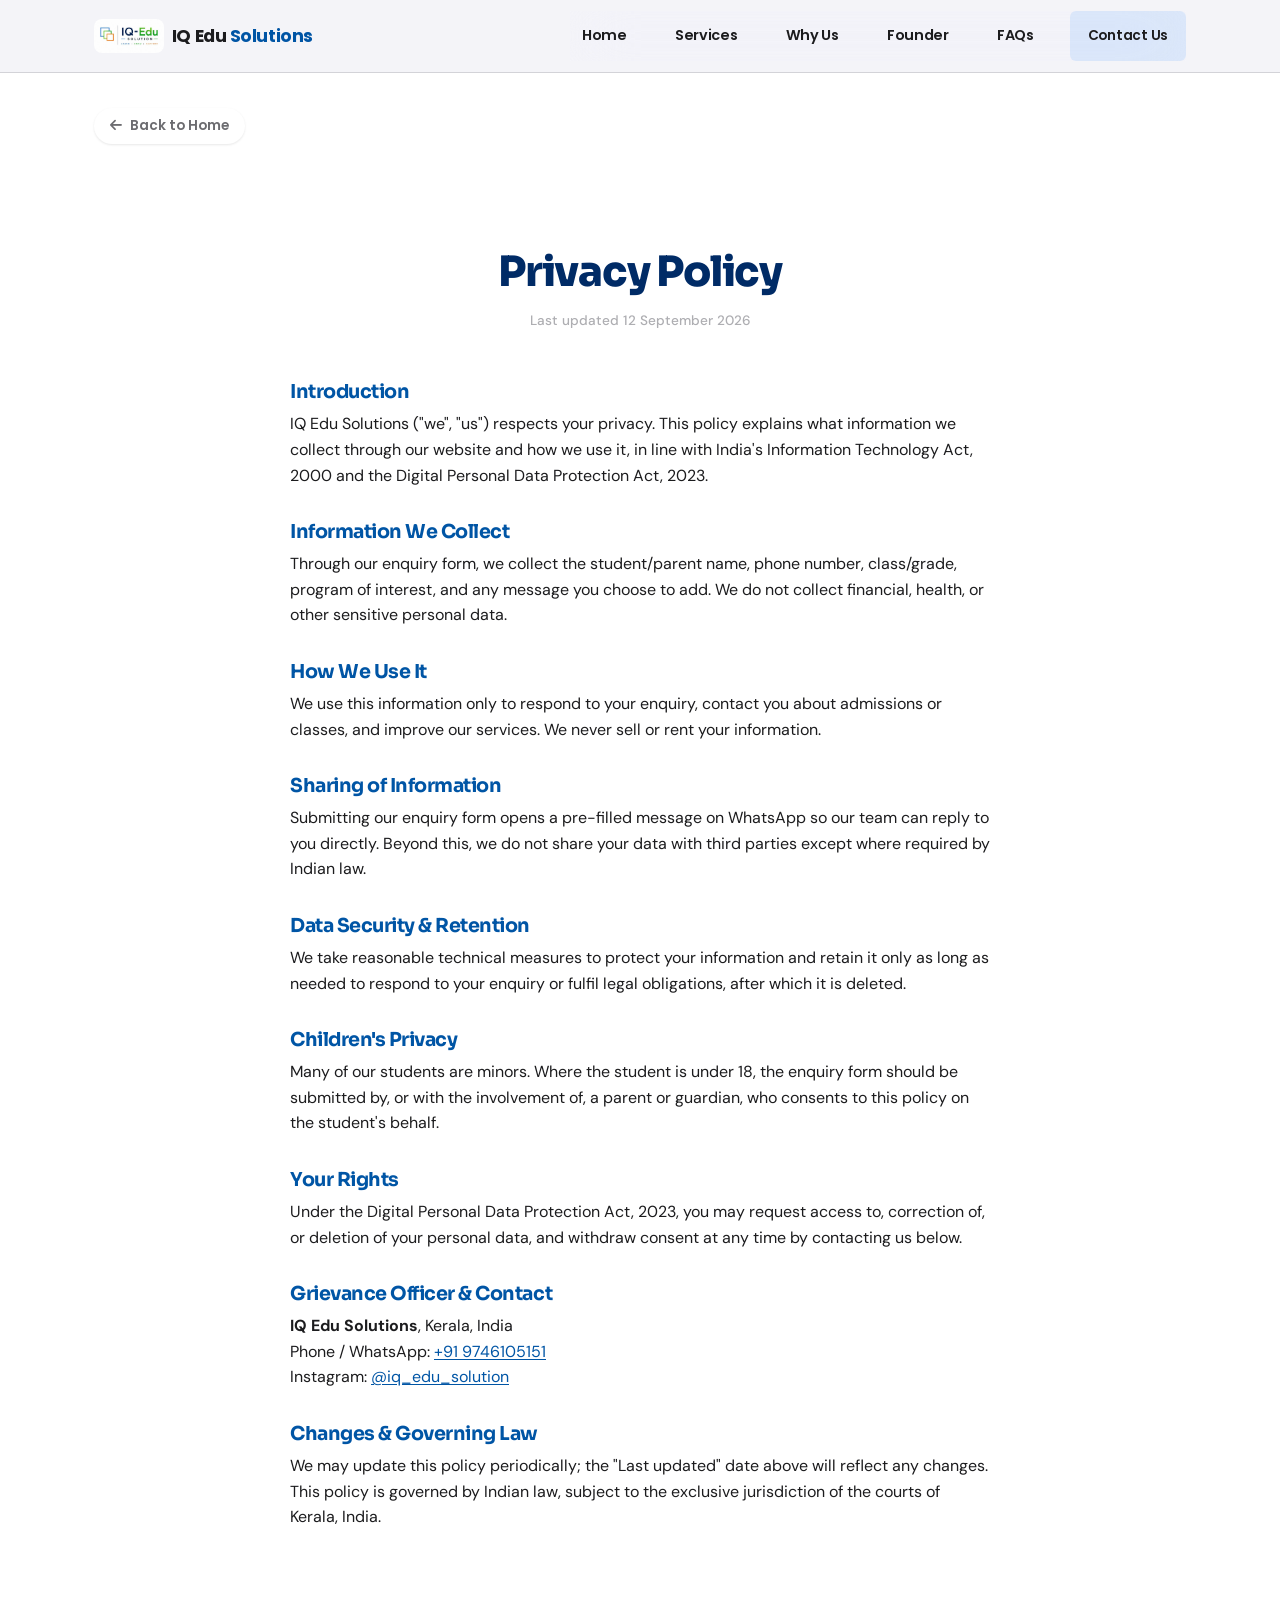
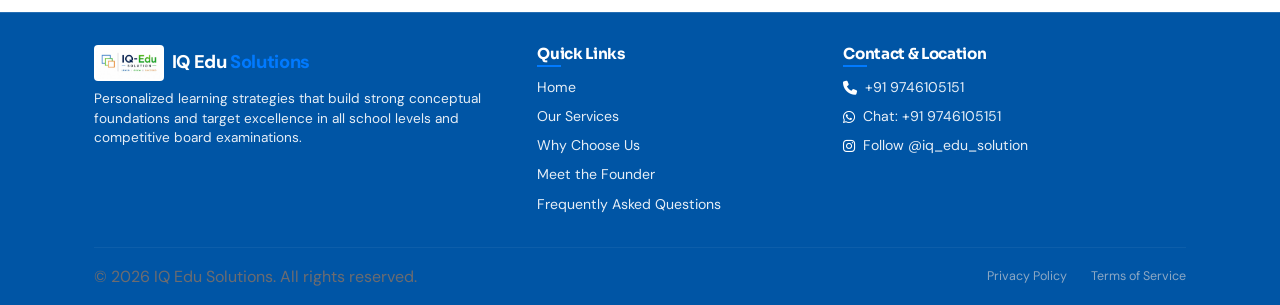
<file: privacy-policy.html>
<!DOCTYPE html>
<html lang="en">
<head>
  <meta charset="UTF-8">
  <meta name="viewport" content="width=device-width, initial-scale=1.0">

  <title>Privacy Policy - IQ Edu Solutions</title>
  <meta name="description" content="Privacy Policy of IQ Edu Solutions — how we collect, use, store, and protect your personal information, in accordance with Indian data protection law.">
  <meta name="author" content="IQ Edu Solutions">
  <meta name="robots" content="noindex">

  <!-- Favicon -->
  <link rel="icon" href="logo.jpg" type="image/jpeg">

  <!-- Fonts: Sora (headings) / DM Sans (body) / Poppins (buttons & header) -->
  <link rel="preconnect" href="https://fonts.googleapis.com">
  <link rel="preconnect" href="https://fonts.gstatic.com" crossorigin>
  <link href="https://fonts.googleapis.com/css2?family=Sora:wght@600;700;800&family=DM+Sans:wght@400;500;600;700&family=Poppins:wght@500;600;700;800&display=swap" rel="stylesheet">

  <link rel="stylesheet" href="https://cdnjs.cloudflare.com/ajax/libs/font-awesome/6.4.0/css/all.min.css">
  <link rel="stylesheet" href="style.css">
</head>
<body class="program-page-body legal-page-body">

  <!-- Header & Navigation (mirrors index.html) -->
  <header id="header">
    <div class="nav-container">
      <a href="index.html" class="logo-link">
        <img src="logo.jpg" alt="IQ Edu Solutions Logo" class="logo-img">
        <span class="logo-text">IQ Edu <span>Solutions</span></span>
      </a>

      <nav>
        <ul class="nav-menu" id="nav-menu">
          <li class="nav-item"><a href="index.html#hero">Home</a></li>
          <li class="nav-item"><a href="index.html#services">Services</a></li>
          <li class="nav-item"><a href="index.html#why-choose-us">Why Us</a></li>
          <li class="nav-item"><a href="index.html#founder">Founder</a></li>
          <li class="nav-item"><a href="index.html#faqs">FAQs</a></li>
          <li class="nav-item nav-cta"><a href="index.html#contact" class="btn btn-secondary">Contact Us</a></li>
        </ul>
      </nav>

      <button class="mobile-toggle" id="mobile-toggle" aria-label="Toggle navigation menu">
        <span></span>
        <span></span>
        <span></span>
      </button>
    </div>
  </header>

  <div class="container program-breadcrumb-bar">
    <a href="index.html" class="program-breadcrumb"><i class="fa-solid fa-arrow-left"></i> Back to Home</a>
  </div>

  <section class="section-padding">
    <div class="container">
      <div class="legal-header reveal">
        <h1>Privacy Policy</h1>
        <span class="legal-updated">Last updated 12 September 2026</span>
      </div>

      <div class="legal-content reveal">

        <section>
          <h2>Introduction</h2>
          <p>IQ Edu Solutions ("we", "us") respects your privacy. This policy explains what information we collect through our website and how we use it, in line with India's Information Technology Act, 2000 and the Digital Personal Data Protection Act, 2023.</p>
        </section>

        <section>
          <h2>Information We Collect</h2>
          <p>Through our enquiry form, we collect the student/parent name, phone number, class/grade, program of interest, and any message you choose to add. We do not collect financial, health, or other sensitive personal data.</p>
        </section>

        <section>
          <h2>How We Use It</h2>
          <p>We use this information only to respond to your enquiry, contact you about admissions or classes, and improve our services. We never sell or rent your information.</p>
        </section>

        <section>
          <h2>Sharing of Information</h2>
          <p>Submitting our enquiry form opens a pre-filled message on WhatsApp so our team can reply to you directly. Beyond this, we do not share your data with third parties except where required by Indian law.</p>
        </section>

        <section>
          <h2>Data Security &amp; Retention</h2>
          <p>We take reasonable technical measures to protect your information and retain it only as long as needed to respond to your enquiry or fulfil legal obligations, after which it is deleted.</p>
        </section>

        <section>
          <h2>Children's Privacy</h2>
          <p>Many of our students are minors. Where the student is under 18, the enquiry form should be submitted by, or with the involvement of, a parent or guardian, who consents to this policy on the student's behalf.</p>
        </section>

        <section>
          <h2>Your Rights</h2>
          <p>Under the Digital Personal Data Protection Act, 2023, you may request access to, correction of, or deletion of your personal data, and withdraw consent at any time by contacting us below.</p>
        </section>

        <section>
          <h2>Grievance Officer &amp; Contact</h2>
          <p><strong>IQ Edu Solutions</strong>, Kerala, India<br>
          Phone / WhatsApp: <a href="tel:+919746105151">+91 9746105151</a><br>
          Instagram: <a href="https://www.instagram.com/iq_edu_solution/" target="_blank" rel="noopener">@iq_edu_solution</a></p>
        </section>

        <section>
          <h2>Changes &amp; Governing Law</h2>
          <p>We may update this policy periodically; the "Last updated" date above will reflect any changes. This policy is governed by Indian law, subject to the exclusive jurisdiction of the courts of Kerala, India.</p>
        </section>

      </div>
    </div>
  </section>

  <!-- Footer Section (mirrors index.html) -->
  <footer>
    <div class="container">
      <div class="footer-top">
        <div class="footer-brand">
          <a href="index.html" class="footer-logo">
            <img src="logo.jpg" alt="IQ Edu Solutions Logo" class="footer-logo-img">
            <span class="footer-logo-text">IQ Edu <span>Solutions</span></span>
          </a>
          <p>Personalized learning strategies that build strong conceptual foundations and target excellence in all school levels and competitive board examinations.</p>
        </div>

        <div class="footer-links-col">
          <h4>Quick Links</h4>
          <ul class="footer-links">
            <li class="footer-link"><a href="index.html#hero">Home</a></li>
            <li class="footer-link"><a href="index.html#services">Our Services</a></li>
            <li class="footer-link"><a href="index.html#why-choose-us">Why Choose Us</a></li>
            <li class="footer-link"><a href="index.html#founder">Meet the Founder</a></li>
            <li class="footer-link"><a href="index.html#faqs">Frequently Asked Questions</a></li>
          </ul>
        </div>

        <div class="footer-links-col">
          <h4>Contact & Location</h4>
          <div class="footer-contact-info">
            <div class="footer-contact-item">
              <i class="fa-solid fa-phone"></i>
              <span><a href="tel:+919746105151">+91 9746105151</a></span>
            </div>
            <div class="footer-contact-item">
              <i class="fa-brands fa-whatsapp"></i>
              <span><a href="https://wa.me/919746105151" target="_blank" rel="noopener">Chat: +91 9746105151</a></span>
            </div>
            <div class="footer-contact-item">
              <i class="fa-brands fa-instagram"></i>
              <span><a href="https://www.instagram.com/iq_edu_solution/" target="_blank" rel="noopener">Follow @iq_edu_solution</a></span>
            </div>
          </div>
        </div>
      </div>

      <div class="footer-divider"></div>

      <div class="footer-bottom">
        <p>&copy; 2026 IQ Edu Solutions. All rights reserved.</p>
        <ul class="footer-bottom-links">
          <li><a href="privacy-policy.html">Privacy Policy</a></li>
          <li><a href="terms-of-service.html">Terms of Service</a></li>
        </ul>
      </div>
    </div>
  </footer>

  <script src="program.js"></script>
</body>
</html>
</file>
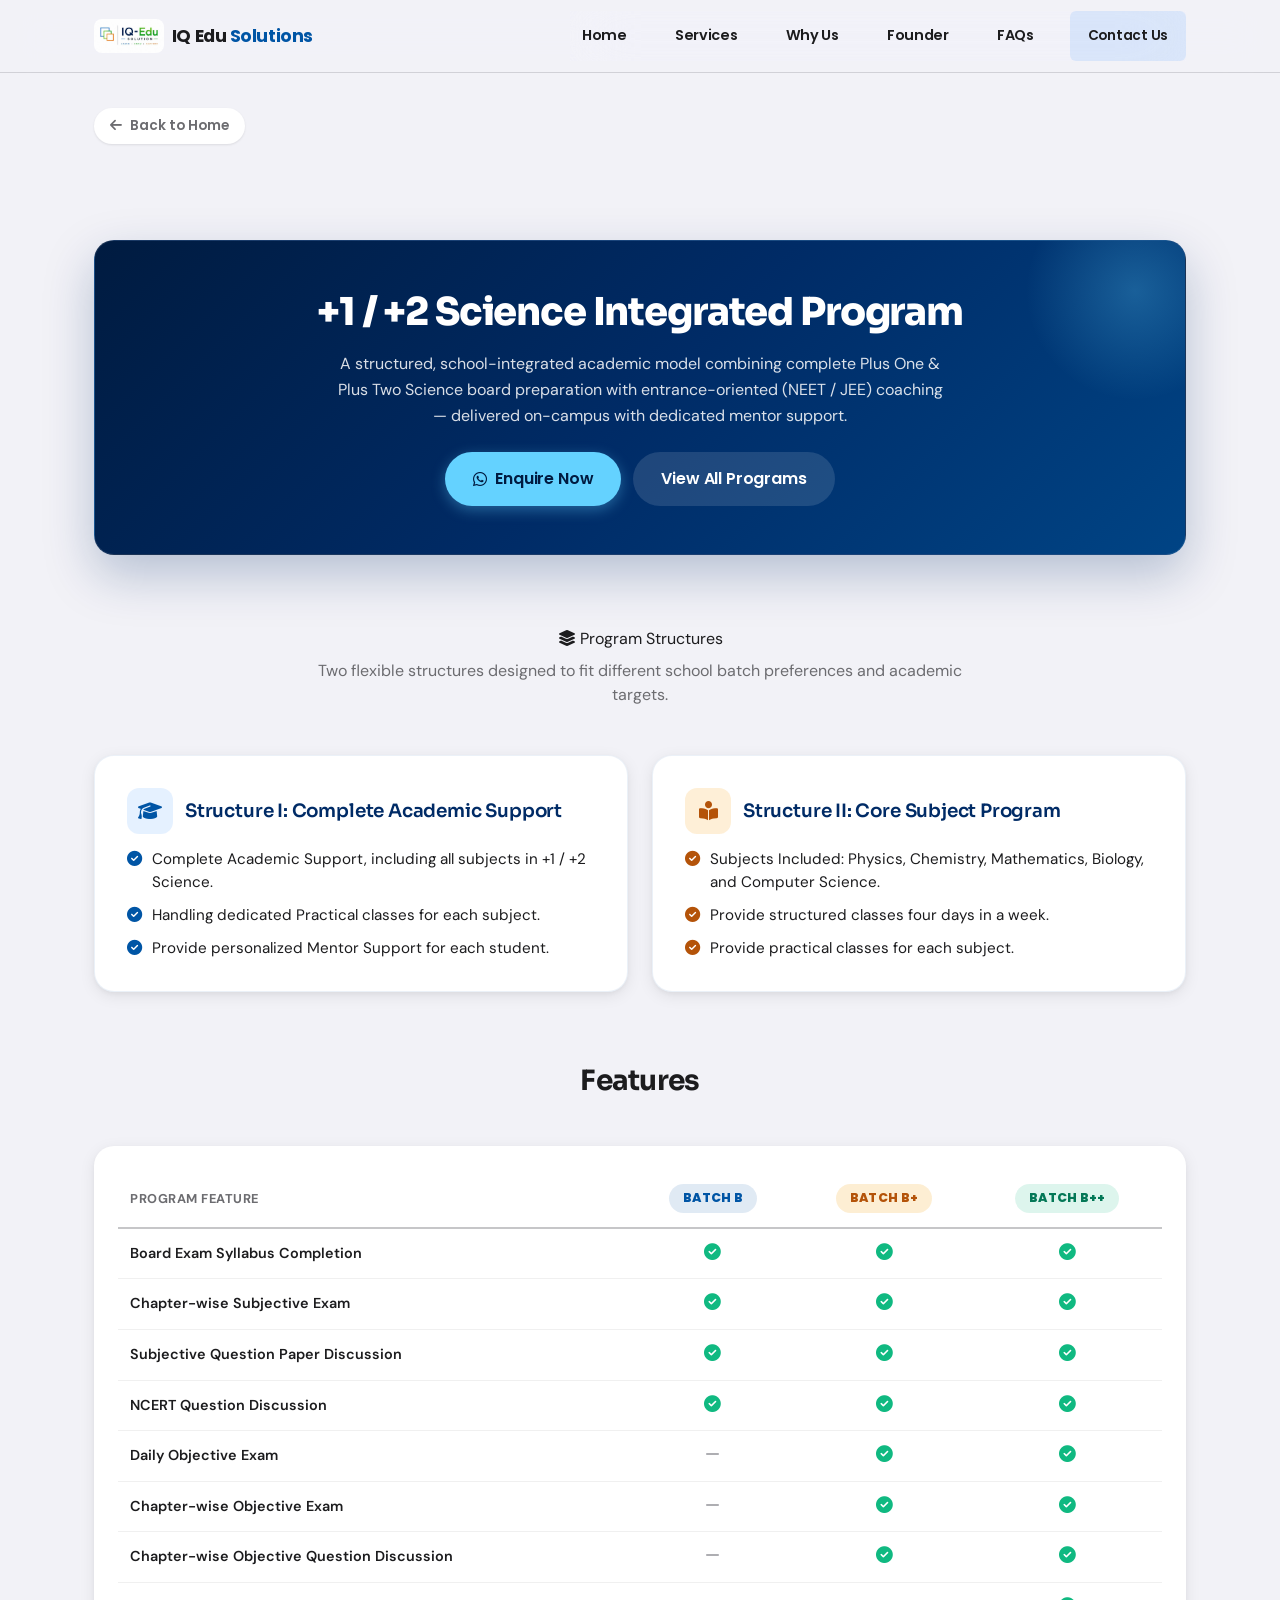
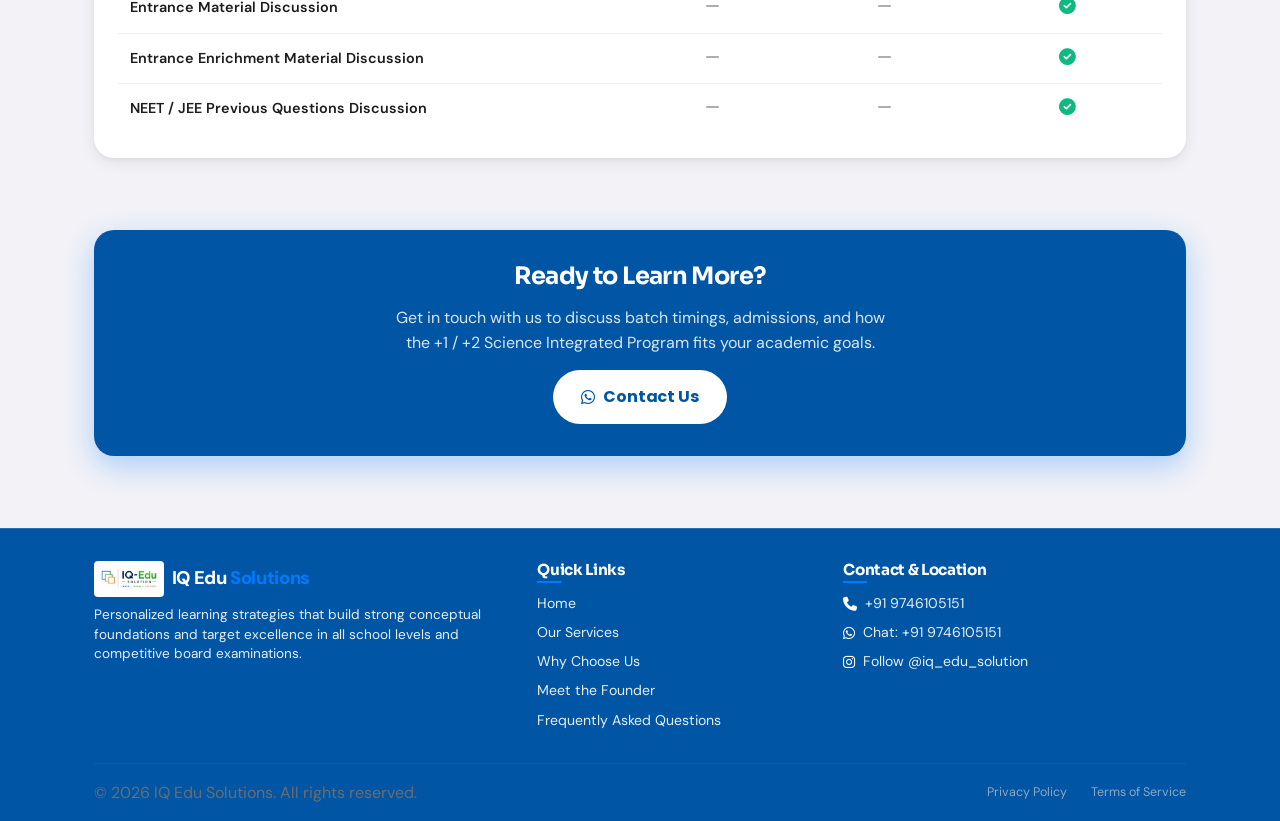
<file: science-integrated-program.html>
<!DOCTYPE html>
<html lang="en">
<head>
  <meta charset="UTF-8">
  <meta name="viewport" content="width=device-width, initial-scale=1.0">

  <title>+1 / +2 Science Integrated Program - IQ Edu Solutions</title>
  <meta name="description" content="Explore IQ Edu Solutions' +1 / +2 Science Integrated Program: Structure I & II offerings, and a full comparative feature matrix across Batch B, B+ and B++.">
  <meta name="author" content="IQ Edu Solutions">

  <!-- Open Graph / Twitter -->
  <meta property="og:type" content="website">
  <meta property="og:title" content="+1 / +2 Science Integrated Program - IQ Edu Solutions">
  <meta property="og:description" content="School-integrated Plus One & Plus Two Science board preparation with NEET / JEE entrance coaching.">
  <meta property="og:image" content="first.png">

  <!-- Favicon -->
  <link rel="icon" href="logo.jpg" type="image/jpeg">

  <!-- Fonts: Sora (headings) / DM Sans (body) / Poppins (buttons & header) -->
  <link rel="preconnect" href="https://fonts.googleapis.com">
  <link rel="preconnect" href="https://fonts.gstatic.com" crossorigin>
  <link href="https://fonts.googleapis.com/css2?family=Sora:wght@600;700;800&family=DM+Sans:wght@400;500;600;700&family=Poppins:wght@500;600;700;800&display=swap" rel="stylesheet">

  <link rel="stylesheet" href="https://cdnjs.cloudflare.com/ajax/libs/font-awesome/6.4.0/css/all.min.css">
  <link rel="stylesheet" href="style.css">
</head>
<body class="program-page-body">

  <!-- Header & Navigation (mirrors index.html) -->
  <header id="header">
    <div class="nav-container">
      <a href="index.html" class="logo-link">
        <img src="logo.jpg" alt="IQ Edu Solutions Logo" class="logo-img">
        <span class="logo-text">IQ Edu <span>Solutions</span></span>
      </a>

      <nav>
        <ul class="nav-menu" id="nav-menu">
          <li class="nav-item"><a href="index.html#hero">Home</a></li>
          <li class="nav-item"><a href="index.html#services">Services</a></li>
          <li class="nav-item"><a href="index.html#why-choose-us">Why Us</a></li>
          <li class="nav-item"><a href="index.html#founder">Founder</a></li>
          <li class="nav-item"><a href="index.html#faqs">FAQs</a></li>
          <li class="nav-item nav-cta"><a href="index.html#contact" class="btn btn-secondary">Contact Us</a></li>
        </ul>
      </nav>

      <button class="mobile-toggle" id="mobile-toggle" aria-label="Toggle navigation menu">
        <span></span>
        <span></span>
        <span></span>
      </button>
    </div>
  </header>

  <div class="container program-breadcrumb-bar">
    <a href="index.html" class="program-breadcrumb"><i class="fa-solid fa-arrow-left"></i> Back to Home</a>
  </div>

  <!-- Program Hero -->
  <section class="section-padding">
    <div class="container">
      <div class="program-hero reveal">
        <h1>+1 / +2 Science Integrated Program</h1>
        <p class="program-hero-desc">A structured, school-integrated academic model combining complete Plus One & Plus Two Science board preparation with entrance-oriented (NEET / JEE) coaching — delivered on-campus with dedicated mentor support.</p>
        <div class="program-hero-ctas">
          <a href="index.html#contact" class="btn btn-primary"><i class="fa-brands fa-whatsapp"></i> Enquire Now</a>
          <a href="index.html#services" class="btn btn-secondary">View All Programs</a>
        </div>
      </div>
    </div>
  </section>

  <!-- Structure I & II -->
  <section class="section-padding" style="padding-top: 0;">
    <div class="container">
      <div class="section-header reveal">
        <span class="section-subtitle"><i class="fa-solid fa-layer-group"></i> Program Structures</span>
        <p>Two flexible structures designed to fit different school batch preferences and academic targets.</p>
      </div>

      <div class="program-structures-grid reveal">
        <!-- Structure I -->
        <div class="structure-card structure-i">
          <div class="structure-card-header">
            <div class="structure-card-icon"><i class="fa-solid fa-graduation-cap"></i></div>
            <h3>Structure I: Complete Academic Support</h3>
          </div>
          <ul>
            <li><i class="fa-solid fa-circle-check"></i> Complete Academic Support, including all subjects in +1 / +2 Science.</li>
            <li><i class="fa-solid fa-circle-check"></i> Handling dedicated Practical classes for each subject.</li>
            <li><i class="fa-solid fa-circle-check"></i> Provide personalized Mentor Support for each student.</li>
          </ul>
        </div>

        <!-- Structure II -->
        <div class="structure-card structure-ii">
          <div class="structure-card-header">
            <div class="structure-card-icon"><i class="fa-solid fa-book-open-reader"></i></div>
            <h3>Structure II: Core Subject Program</h3>
          </div>
          <ul>
            <li><i class="fa-solid fa-circle-check"></i> Subjects Included: Physics, Chemistry, Mathematics, Biology, and Computer Science.</li>
            <li><i class="fa-solid fa-circle-check"></i> Provide structured classes four days in a week.</li>
            <li><i class="fa-solid fa-circle-check"></i> Provide practical classes for each subject.</li>
          </ul>
        </div>
      </div>
    </div>
  </section>

  <!-- Comparative Feature Matrix -->
  <section class="section-padding" style="padding-top: 0;">
    <div class="container">
      <div class="section-header reveal">
        <h2>Features</h2>
      </div>

      <div class="feature-matrix-wrapper reveal">
        <table class="feature-matrix">
          <thead>
            <tr>
              <th>Program Feature</th>
              <th class="batch-col"><span class="batch-pill batch-b"><span class="batch-label-full">Batch </span>B</span></th>
              <th class="batch-col"><span class="batch-pill batch-b-plus"><span class="batch-label-full">Batch </span>B+</span></th>
              <th class="batch-col"><span class="batch-pill batch-b-plus-plus"><span class="batch-label-full">Batch </span>B++</span></th>
            </tr>
          </thead>
          <tbody>
            <tr>
              <td class="feature-name">Board Exam Syllabus Completion</td>
              <td class="batch-col"><i class="fa-solid fa-circle-check icon-yes"></i></td>
              <td class="batch-col"><i class="fa-solid fa-circle-check icon-yes"></i></td>
              <td class="batch-col"><i class="fa-solid fa-circle-check icon-yes"></i></td>
            </tr>
            <tr>
              <td class="feature-name">Chapter-wise Subjective Exam</td>
              <td class="batch-col"><i class="fa-solid fa-circle-check icon-yes"></i></td>
              <td class="batch-col"><i class="fa-solid fa-circle-check icon-yes"></i></td>
              <td class="batch-col"><i class="fa-solid fa-circle-check icon-yes"></i></td>
            </tr>
            <tr>
              <td class="feature-name">Subjective Question Paper Discussion</td>
              <td class="batch-col"><i class="fa-solid fa-circle-check icon-yes"></i></td>
              <td class="batch-col"><i class="fa-solid fa-circle-check icon-yes"></i></td>
              <td class="batch-col"><i class="fa-solid fa-circle-check icon-yes"></i></td>
            </tr>
            <tr>
              <td class="feature-name">NCERT Question Discussion</td>
              <td class="batch-col"><i class="fa-solid fa-circle-check icon-yes"></i></td>
              <td class="batch-col"><i class="fa-solid fa-circle-check icon-yes"></i></td>
              <td class="batch-col"><i class="fa-solid fa-circle-check icon-yes"></i></td>
            </tr>
            <tr>
              <td class="feature-name">Daily Objective Exam</td>
              <td class="batch-col"><i class="fa-solid fa-minus icon-no"></i></td>
              <td class="batch-col"><i class="fa-solid fa-circle-check icon-yes"></i></td>
              <td class="batch-col"><i class="fa-solid fa-circle-check icon-yes"></i></td>
            </tr>
            <tr>
              <td class="feature-name">Chapter-wise Objective Exam</td>
              <td class="batch-col"><i class="fa-solid fa-minus icon-no"></i></td>
              <td class="batch-col"><i class="fa-solid fa-circle-check icon-yes"></i></td>
              <td class="batch-col"><i class="fa-solid fa-circle-check icon-yes"></i></td>
            </tr>
            <tr>
              <td class="feature-name">Chapter-wise Objective Question Discussion</td>
              <td class="batch-col"><i class="fa-solid fa-minus icon-no"></i></td>
              <td class="batch-col"><i class="fa-solid fa-circle-check icon-yes"></i></td>
              <td class="batch-col"><i class="fa-solid fa-circle-check icon-yes"></i></td>
            </tr>
            <tr>
              <td class="feature-name">Entrance Material Discussion</td>
              <td class="batch-col"><i class="fa-solid fa-minus icon-no"></i></td>
              <td class="batch-col"><i class="fa-solid fa-minus icon-no"></i></td>
              <td class="batch-col"><i class="fa-solid fa-circle-check icon-yes"></i></td>
            </tr>
            <tr>
              <td class="feature-name">Entrance Enrichment Material Discussion</td>
              <td class="batch-col"><i class="fa-solid fa-minus icon-no"></i></td>
              <td class="batch-col"><i class="fa-solid fa-minus icon-no"></i></td>
              <td class="batch-col"><i class="fa-solid fa-circle-check icon-yes"></i></td>
            </tr>
            <tr>
              <td class="feature-name">NEET / JEE Previous Questions Discussion</td>
              <td class="batch-col"><i class="fa-solid fa-minus icon-no"></i></td>
              <td class="batch-col"><i class="fa-solid fa-minus icon-no"></i></td>
              <td class="batch-col"><i class="fa-solid fa-circle-check icon-yes"></i></td>
            </tr>
          </tbody>
        </table>
      </div>
    </div>
  </section>

  <!-- CTA Banner -->
  <section class="section-padding" style="padding-top: 0;">
    <div class="container">
      <div class="program-cta-banner reveal">
        <h2>Ready to Learn More?</h2>
        <p>Get in touch with us to discuss batch timings, admissions, and how the +1 / +2 Science Integrated Program fits your academic goals.</p>
        <a href="index.html#contact" class="btn"><i class="fa-brands fa-whatsapp"></i> Contact Us</a>
      </div>
    </div>
  </section>

  <!-- Footer Section (mirrors index.html) -->
  <footer>
    <div class="container">
      <div class="footer-top">
        <div class="footer-brand">
          <a href="index.html" class="footer-logo">
            <img src="logo.jpg" alt="IQ Edu Solutions Logo" class="footer-logo-img">
            <span class="footer-logo-text">IQ Edu <span>Solutions</span></span>
          </a>
          <p>Personalized learning strategies that build strong conceptual foundations and target excellence in all school levels and competitive board examinations.</p>
        </div>

        <div class="footer-links-col">
          <h4>Quick Links</h4>
          <ul class="footer-links">
            <li class="footer-link"><a href="index.html#hero">Home</a></li>
            <li class="footer-link"><a href="index.html#services">Our Services</a></li>
            <li class="footer-link"><a href="index.html#why-choose-us">Why Choose Us</a></li>
            <li class="footer-link"><a href="index.html#founder">Meet the Founder</a></li>
            <li class="footer-link"><a href="index.html#faqs">Frequently Asked Questions</a></li>
          </ul>
        </div>

        <div class="footer-links-col">
          <h4>Contact & Location</h4>
          <div class="footer-contact-info">
            <div class="footer-contact-item">
              <i class="fa-solid fa-phone"></i>
              <span><a href="tel:+919746105151">+91 9746105151</a></span>
            </div>
            <div class="footer-contact-item">
              <i class="fa-brands fa-whatsapp"></i>
              <span><a href="https://wa.me/919746105151" target="_blank" rel="noopener">Chat: +91 9746105151</a></span>
            </div>
            <div class="footer-contact-item">
              <i class="fa-brands fa-instagram"></i>
              <span><a href="https://www.instagram.com/iq_edu_solution/" target="_blank" rel="noopener">Follow @iq_edu_solution</a></span>
            </div>
          </div>
        </div>
      </div>

      <div class="footer-divider"></div>

      <div class="footer-bottom">
        <p>&copy; 2026 IQ Edu Solutions. All rights reserved.</p>
        <ul class="footer-bottom-links">
          <li><a href="privacy-policy.html">Privacy Policy</a></li>
          <li><a href="terms-of-service.html">Terms of Service</a></li>
        </ul>
      </div>
    </div>
  </footer>

  <script src="program.js"></script>
</body>
</html>
</file>
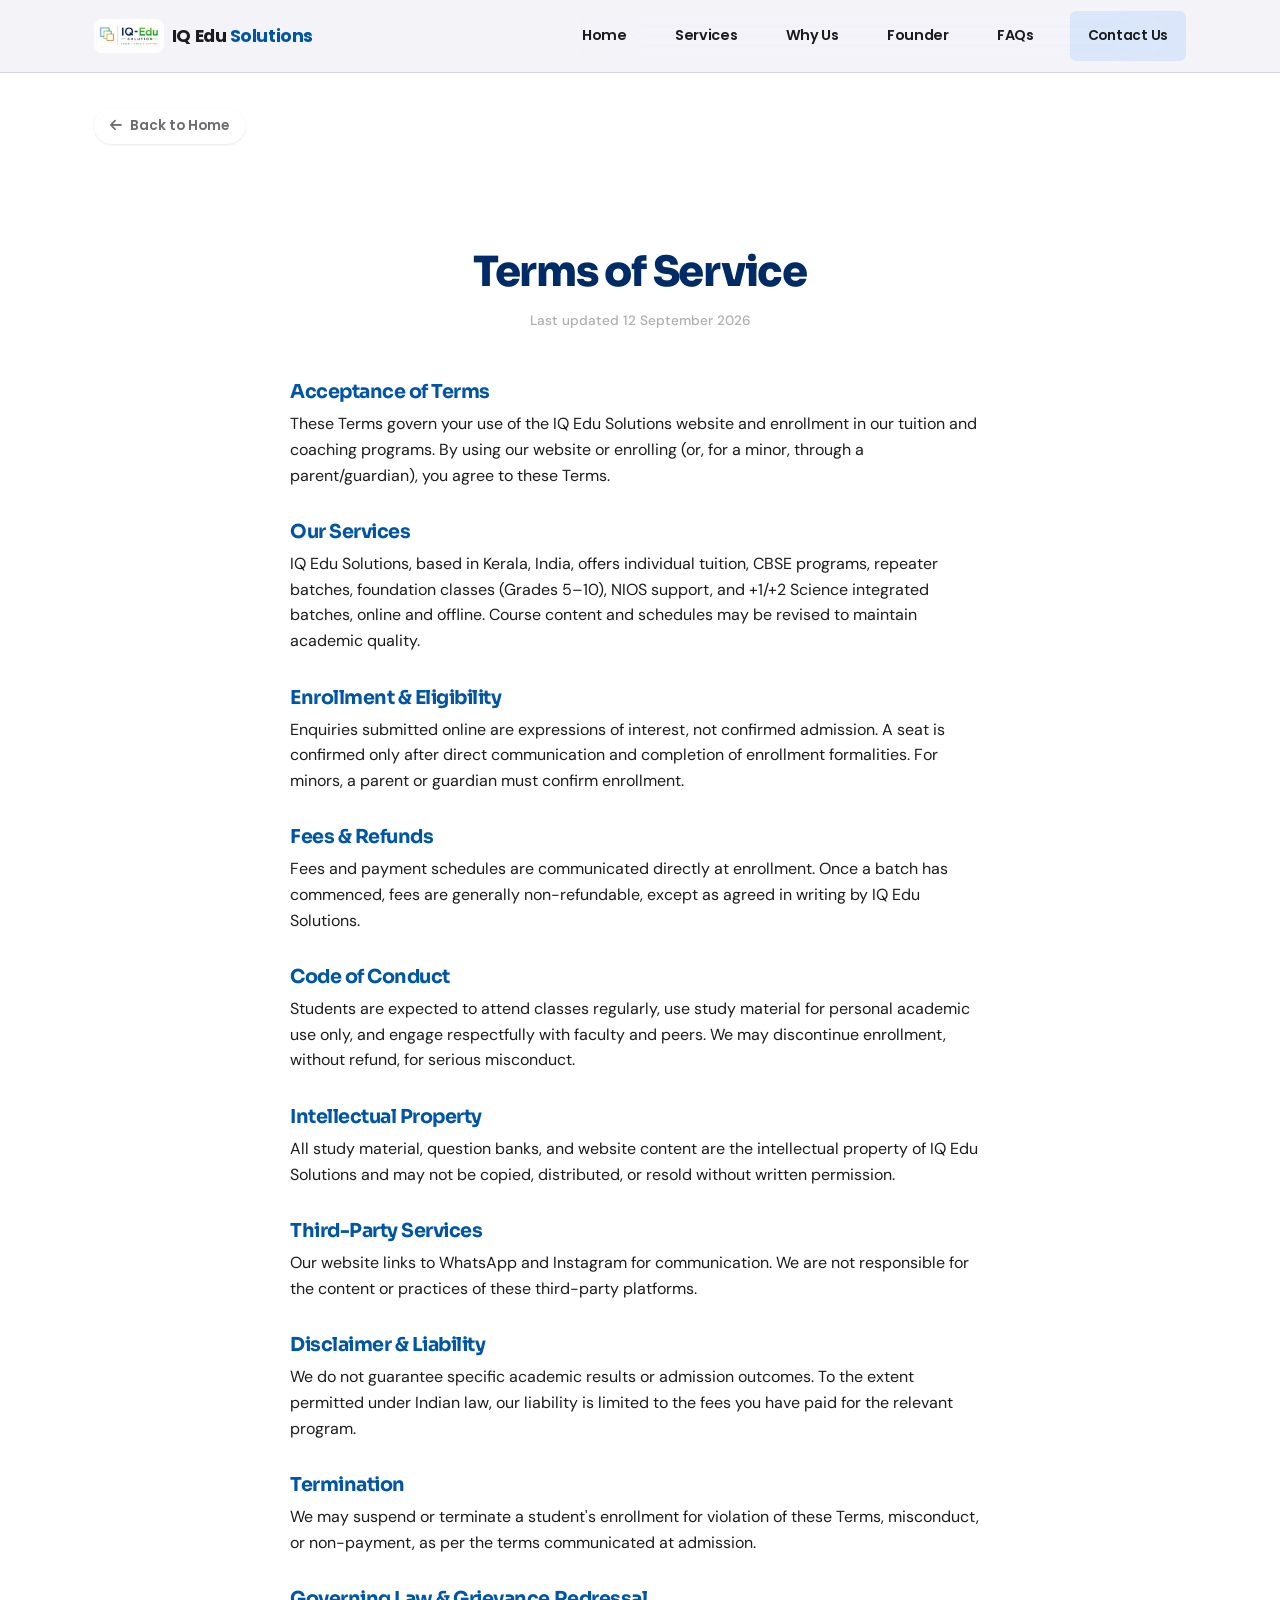
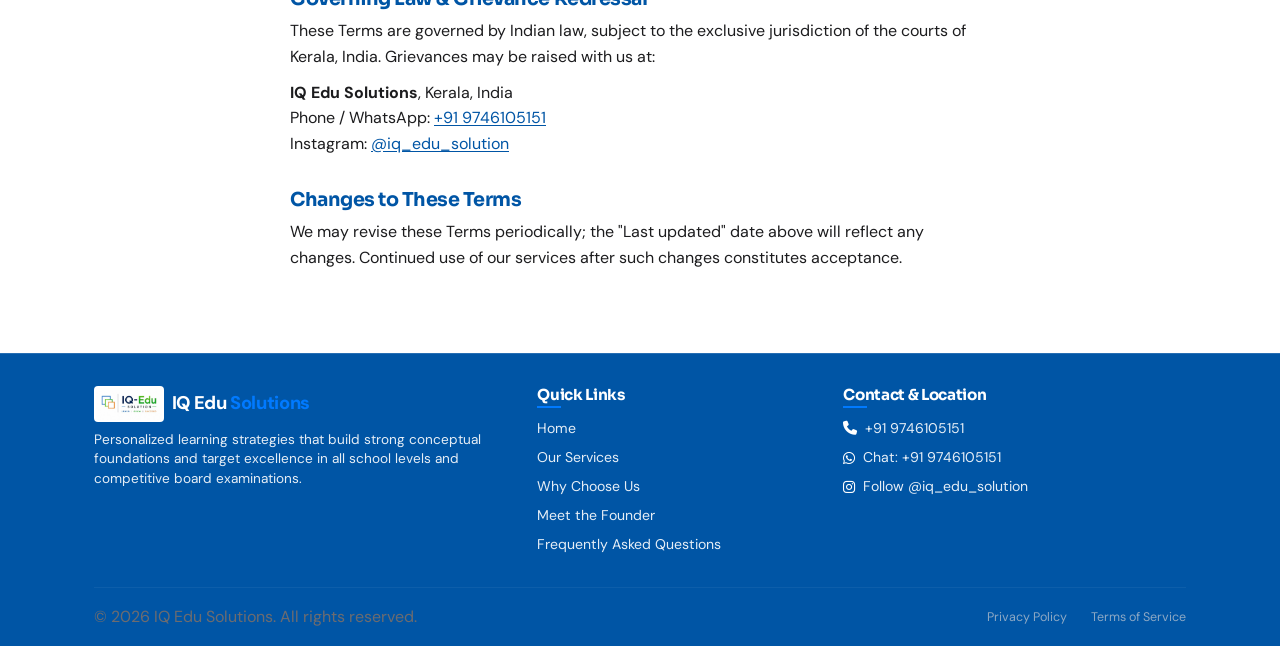
<file: terms-of-service.html>
<!DOCTYPE html>
<html lang="en">
<head>
  <meta charset="UTF-8">
  <meta name="viewport" content="width=device-width, initial-scale=1.0">

  <title>Terms of Service - IQ Edu Solutions</title>
  <meta name="description" content="Terms of Service governing the use of the IQ Edu Solutions website and enrollment in our academic and entrance coaching programs.">
  <meta name="author" content="IQ Edu Solutions">
  <meta name="robots" content="noindex">

  <!-- Favicon -->
  <link rel="icon" href="logo.jpg" type="image/jpeg">

  <!-- Fonts: Sora (headings) / DM Sans (body) / Poppins (buttons & header) -->
  <link rel="preconnect" href="https://fonts.googleapis.com">
  <link rel="preconnect" href="https://fonts.gstatic.com" crossorigin>
  <link href="https://fonts.googleapis.com/css2?family=Sora:wght@600;700;800&family=DM+Sans:wght@400;500;600;700&family=Poppins:wght@500;600;700;800&display=swap" rel="stylesheet">

  <link rel="stylesheet" href="https://cdnjs.cloudflare.com/ajax/libs/font-awesome/6.4.0/css/all.min.css">
  <link rel="stylesheet" href="style.css">
</head>
<body class="program-page-body legal-page-body">

  <!-- Header & Navigation (mirrors index.html) -->
  <header id="header">
    <div class="nav-container">
      <a href="index.html" class="logo-link">
        <img src="logo.jpg" alt="IQ Edu Solutions Logo" class="logo-img">
        <span class="logo-text">IQ Edu <span>Solutions</span></span>
      </a>

      <nav>
        <ul class="nav-menu" id="nav-menu">
          <li class="nav-item"><a href="index.html#hero">Home</a></li>
          <li class="nav-item"><a href="index.html#services">Services</a></li>
          <li class="nav-item"><a href="index.html#why-choose-us">Why Us</a></li>
          <li class="nav-item"><a href="index.html#founder">Founder</a></li>
          <li class="nav-item"><a href="index.html#faqs">FAQs</a></li>
          <li class="nav-item nav-cta"><a href="index.html#contact" class="btn btn-secondary">Contact Us</a></li>
        </ul>
      </nav>

      <button class="mobile-toggle" id="mobile-toggle" aria-label="Toggle navigation menu">
        <span></span>
        <span></span>
        <span></span>
      </button>
    </div>
  </header>

  <div class="container program-breadcrumb-bar">
    <a href="index.html" class="program-breadcrumb"><i class="fa-solid fa-arrow-left"></i> Back to Home</a>
  </div>

  <section class="section-padding">
    <div class="container">
      <div class="legal-header reveal">
        <h1>Terms of Service</h1>
        <span class="legal-updated">Last updated 12 September 2026</span>
      </div>

      <div class="legal-content reveal">

        <section>
          <h2>Acceptance of Terms</h2>
          <p>These Terms govern your use of the IQ Edu Solutions website and enrollment in our tuition and coaching programs. By using our website or enrolling (or, for a minor, through a parent/guardian), you agree to these Terms.</p>
        </section>

        <section>
          <h2>Our Services</h2>
          <p>IQ Edu Solutions, based in Kerala, India, offers individual tuition, CBSE programs, repeater batches, foundation classes (Grades 5–10), NIOS support, and +1/+2 Science integrated batches, online and offline. Course content and schedules may be revised to maintain academic quality.</p>
        </section>

        <section>
          <h2>Enrollment &amp; Eligibility</h2>
          <p>Enquiries submitted online are expressions of interest, not confirmed admission. A seat is confirmed only after direct communication and completion of enrollment formalities. For minors, a parent or guardian must confirm enrollment.</p>
        </section>

        <section>
          <h2>Fees &amp; Refunds</h2>
          <p>Fees and payment schedules are communicated directly at enrollment. Once a batch has commenced, fees are generally non-refundable, except as agreed in writing by IQ Edu Solutions.</p>
        </section>

        <section>
          <h2>Code of Conduct</h2>
          <p>Students are expected to attend classes regularly, use study material for personal academic use only, and engage respectfully with faculty and peers. We may discontinue enrollment, without refund, for serious misconduct.</p>
        </section>

        <section>
          <h2>Intellectual Property</h2>
          <p>All study material, question banks, and website content are the intellectual property of IQ Edu Solutions and may not be copied, distributed, or resold without written permission.</p>
        </section>

        <section>
          <h2>Third-Party Services</h2>
          <p>Our website links to WhatsApp and Instagram for communication. We are not responsible for the content or practices of these third-party platforms.</p>
        </section>

        <section>
          <h2>Disclaimer &amp; Liability</h2>
          <p>We do not guarantee specific academic results or admission outcomes. To the extent permitted under Indian law, our liability is limited to the fees you have paid for the relevant program.</p>
        </section>

        <section>
          <h2>Termination</h2>
          <p>We may suspend or terminate a student's enrollment for violation of these Terms, misconduct, or non-payment, as per the terms communicated at admission.</p>
        </section>

        <section>
          <h2>Governing Law &amp; Grievance Redressal</h2>
          <p>These Terms are governed by Indian law, subject to the exclusive jurisdiction of the courts of Kerala, India. Grievances may be raised with us at:</p>
          <p><strong>IQ Edu Solutions</strong>, Kerala, India<br>
          Phone / WhatsApp: <a href="tel:+919746105151">+91 9746105151</a><br>
          Instagram: <a href="https://www.instagram.com/iq_edu_solution/" target="_blank" rel="noopener">@iq_edu_solution</a></p>
        </section>

        <section>
          <h2>Changes to These Terms</h2>
          <p>We may revise these Terms periodically; the "Last updated" date above will reflect any changes. Continued use of our services after such changes constitutes acceptance.</p>
        </section>

      </div>
    </div>
  </section>

  <!-- Footer Section (mirrors index.html) -->
  <footer>
    <div class="container">
      <div class="footer-top">
        <div class="footer-brand">
          <a href="index.html" class="footer-logo">
            <img src="logo.jpg" alt="IQ Edu Solutions Logo" class="footer-logo-img">
            <span class="footer-logo-text">IQ Edu <span>Solutions</span></span>
          </a>
          <p>Personalized learning strategies that build strong conceptual foundations and target excellence in all school levels and competitive board examinations.</p>
        </div>

        <div class="footer-links-col">
          <h4>Quick Links</h4>
          <ul class="footer-links">
            <li class="footer-link"><a href="index.html#hero">Home</a></li>
            <li class="footer-link"><a href="index.html#services">Our Services</a></li>
            <li class="footer-link"><a href="index.html#why-choose-us">Why Choose Us</a></li>
            <li class="footer-link"><a href="index.html#founder">Meet the Founder</a></li>
            <li class="footer-link"><a href="index.html#faqs">Frequently Asked Questions</a></li>
          </ul>
        </div>

        <div class="footer-links-col">
          <h4>Contact & Location</h4>
          <div class="footer-contact-info">
            <div class="footer-contact-item">
              <i class="fa-solid fa-phone"></i>
              <span><a href="tel:+919746105151">+91 9746105151</a></span>
            </div>
            <div class="footer-contact-item">
              <i class="fa-brands fa-whatsapp"></i>
              <span><a href="https://wa.me/919746105151" target="_blank" rel="noopener">Chat: +91 9746105151</a></span>
            </div>
            <div class="footer-contact-item">
              <i class="fa-brands fa-instagram"></i>
              <span><a href="https://www.instagram.com/iq_edu_solution/" target="_blank" rel="noopener">Follow @iq_edu_solution</a></span>
            </div>
          </div>
        </div>
      </div>

      <div class="footer-divider"></div>

      <div class="footer-bottom">
        <p>&copy; 2026 IQ Edu Solutions. All rights reserved.</p>
        <ul class="footer-bottom-links">
          <li><a href="privacy-policy.html">Privacy Policy</a></li>
          <li><a href="terms-of-service.html">Terms of Service</a></li>
        </ul>
      </div>
    </div>
  </footer>

  <script src="program.js"></script>
</body>
</html>
</file>
<file: style.css>
/* ==========================================================================
   IQ Edu Solutions — iOS Human Interface Guidelines Design System
   ========================================================================== */

:root {
  /* iOS System Colors */
  --color-bg:           #F2F2F7;   /* iOS systemGroupedBackground */
  --color-bg-card:      #FFFFFF;   /* iOS secondarySystemGroupedBackground */
  --color-bg-light:     #F2F2F7;
  --color-bg-alt:       #E5E5EA;   /* iOS systemGray5 */
  --color-primary:      #1C1C1E;   /* iOS label */
  --color-secondary:    #0055A5;   /* 25% Lighter Blue */
  --color-accent:       #007AFF;   /* Accent Blue */
  --color-dark-blue:    #002B66;   /* Rich Dark Navy Blue */
  --color-orange:       var(--color-dark-blue); /* Replaced orange text color with dark blue */
  --color-text-main:    #1C1C1E;   /* iOS label */
  --color-text-muted:   #6C6C70;   /* iOS secondaryLabel */
  --color-text-tertiary:#AEAEB2;   /* iOS tertiaryLabel */
  --color-border:       #C6C6C8;   /* iOS separator */
  --color-white:        #FFFFFF;
  --color-blue-bg:      #0055A5;   /* 25% lighter blue panel */

  /* Typography — Sora (headings) / DM Sans (body) / Poppins (buttons & header) */
  --font-heading: 'Sora', -apple-system, BlinkMacSystemFont, "Segoe UI", Helvetica, Arial, sans-serif;
  --font-body:    'DM Sans', -apple-system, BlinkMacSystemFont, "Segoe UI", Helvetica, Arial, sans-serif;
  --font-cta:     'Poppins', -apple-system, BlinkMacSystemFont, "Segoe UI", Helvetica, Arial, sans-serif;

  /* Spacing (8-pt grid) */
  --spacing-xs:  0.5rem;   /* 8px  */
  --spacing-sm:  1rem;     /* 16px */
  --spacing-md:  1.5rem;   /* 24px */
  --spacing-lg:  2rem;     /* 32px */
  --spacing-xl:  3rem;     /* 48px */
  --spacing-xxl: 4.5rem;   /* 72px */

  /* iOS border radii */
  --border-radius-sm:  10px;
  --border-radius-md:  14px;
  --border-radius-lg:  20px;
  --border-radius-pill:100px;

  /* iOS spring easing */
  --ease-spring:  cubic-bezier(0.34, 1.56, 0.64, 1);
  --ease-smooth:  cubic-bezier(0.25, 0.46, 0.45, 0.94);
  --ease-out:     cubic-bezier(0.16, 1, 0.3, 1);

  --transition-fast:   0.18s var(--ease-smooth);
  --transition-normal: 0.28s var(--ease-smooth);
  --transition-slow:   0.45s var(--ease-smooth);

  /* iOS shadows */
  --shadow-sm:  0 1px 3px rgba(0,0,0,0.06), 0 1px 2px rgba(0,0,0,0.04);
  --shadow-md:  0 4px 16px rgba(0,0,0,0.08), 0 2px 4px rgba(0,0,0,0.04);
  --shadow-lg:  0 12px 40px rgba(0,0,0,0.12), 0 4px 12px rgba(0,0,0,0.06);

  --container-width: 1140px;
}

/* ==========================================================================
   Base Styles (Mobile First)
   ========================================================================== */

*, *::before, *::after {
  box-sizing: border-box;
  margin: 0;
  padding: 0;
}

html {
  color: var(--color-text-main);
  background-color: var(--color-bg);
  scroll-behavior: smooth;
  -webkit-font-smoothing: antialiased;
  -moz-osx-font-smoothing: grayscale;
  font-size: 16px;
  line-height: 1.5;
}

/* Base: body copy ("subtexts") in DM Sans — inherits down to p, span, li, a, td, etc. */
body, button, input, select, textarea {
  font-family: var(--font-body);
}

/* Main text / headings in Sora */
h1, h2, h3, h4, h5, h6, .stat-counter, .stat-plus {
  font-family: var(--font-heading);
}

/* CTA buttons & header/nav in Poppins */
header, header *, .btn, .card-more-info-btn, .social-pill, .badge,
.card-badge, .batch-pill, .program-breadcrumb, .mobile-toggle {
  font-family: var(--font-cta);
}

body {
  overflow-x: hidden;
  background-color: var(--color-bg);
}

a {
  color: inherit;
  text-decoration: none;
  transition: color var(--transition-fast);
}

button, input, textarea, select {
  font-family: inherit;
  font-size: inherit;
  color: inherit;
}

/* Scrollbar Customization */
::-webkit-scrollbar {
  width: 8px;
}
::-webkit-scrollbar-track {
  background: var(--color-bg);
}
::-webkit-scrollbar-thumb {
  background: #C1C1C7;
  border-radius: 4px;
}

/* iOS Typography Scale */
h1, h2, h3, h4, h5, h6 {
  font-weight: 700;
  line-height: 1.2;
  color: var(--color-primary);
  letter-spacing: -0.022em;
}

h1 {
  font-size: 2.2rem;
  font-weight: 800;
  letter-spacing: -0.03em;
}

h2 {
  font-size: 1.75rem;
  margin-bottom: var(--spacing-sm);
  text-align: center;
  font-weight: 700;
  letter-spacing: -0.025em;
}

h3 {
  font-size: 1.1rem;
  font-weight: 600;
  letter-spacing: -0.01em;
}

p {
  color: var(--color-text-muted);
  line-height: 1.6;
  font-size: 1rem;
}

/* Layout Elements */
.container {
  width: 100%;
  margin-right: auto;
  margin-left: auto;
  padding-right: var(--spacing-md);
  padding-left: var(--spacing-md);
}

/* iOS-style buttons — pill shape, spring press feedback */
.btn {
  display: inline-flex;
  align-items: center;
  justify-content: center;
  gap: 8px;
  padding: 15px 28px;
  font-weight: 600;
  font-size: 1rem;
  letter-spacing: -0.01em;
  border-radius: var(--border-radius-pill);
  border: none;
  cursor: pointer;
  transition: transform 0.12s var(--ease-spring),
              background-color var(--transition-fast),
              box-shadow var(--transition-fast);
  text-align: center;
  min-height: 50px;
  -webkit-tap-highlight-color: transparent;
}

.btn:active {
  transform: scale(0.95);
}

/* iOS Blue filled button */
.btn-primary {
  background-color: var(--color-secondary);
  color: var(--color-white);
  box-shadow: 0 4px 14px rgba(0, 85, 165, 0.35);
  width: 100%;
}

.btn-primary:hover {
  background-color: #004485;
  box-shadow: 0 6px 20px rgba(0, 85, 165, 0.45);
  transform: translateY(-1px);
}

.btn-primary:active {
  transform: scale(0.95) translateY(0);
  box-shadow: 0 2px 8px rgba(0, 85, 165, 0.25);
}

/* iOS tinted secondary button */
.btn-secondary {
  background-color: rgba(0, 122, 255, 0.10);
  color: var(--color-secondary);
  width: 100%;
}

.btn-secondary:hover {
  background-color: rgba(0, 122, 255, 0.16);
  transform: translateY(-1px);
}

/* iOS system badge — pill, tinted */
.badge {
  display: inline-flex;
  align-items: center;
  gap: 5px;
  background: rgba(0, 122, 255, 0.10);
  color: var(--color-secondary);
  font-size: 0.75rem;
  font-weight: 600;
  padding: 5px 12px;
  border-radius: var(--border-radius-pill);
  text-transform: uppercase;
  letter-spacing: 0.06em;
  margin-bottom: var(--spacing-sm);
}

.section-padding {
  padding: var(--spacing-xl) 0;
}

/* Keeps anchor-linked sections from landing underneath the fixed header,
   whether reached via in-page nav or a cross-page redirect (e.g. Contact Us
   from another page loading index.html#contact). */
#hero, #services, #why-choose-us, #founder, #contact, #faqs {
  scroll-margin-top: 74px;
}

@media (min-width: 1024px) {
  #hero, #services, #why-choose-us, #founder, #contact, #faqs {
    scroll-margin-top: 82px;
  }
}

/* ==========================================================================
   Header & Mobile Menu Overlay (Full Screen Mobile)
   ========================================================================== */

/* iOS frosted-glass navigation bar */
header {
  position: fixed;
  top: 0;
  left: 0;
  width: 100%;
  z-index: 1000;
  background: rgba(242, 242, 247, 0.82);  /* iOS grouped bg + blur */
  backdrop-filter: saturate(180%) blur(24px);
  -webkit-backdrop-filter: saturate(180%) blur(24px);
  border-bottom: 0.5px solid rgba(60, 60, 67, 0.18);
  transition: background var(--transition-normal);
}

header.scrolled {
  background: rgba(242, 242, 247, 0.94);
}

.nav-container {
  display: flex;
  justify-content: space-between;
  align-items: center;
  height: 64px;
  padding: 0 var(--spacing-md);
  width: 100%;
}

.logo-link {
  display: flex;
  align-items: center;
  gap: var(--spacing-xs);
  z-index: 1002;
}

.logo-img {
  height: 34px;
  width: auto;
  border-radius: 8px;
  object-fit: contain;
}

.logo-text {
  font-size: 1.1rem;
  font-weight: 700;
  color: var(--color-primary);
  letter-spacing: -0.025em;
}

.logo-text span {
  color: var(--color-secondary);
}

/* iOS sheet-style fullscreen mobile menu */
.nav-menu {
  position: fixed;
  top: 0;
  right: -100%;
  width: 100%;
  height: 100vh;
  background: rgba(242, 242, 247, 0.97);
  backdrop-filter: saturate(180%) blur(30px);
  -webkit-backdrop-filter: saturate(180%) blur(30px);
  display: flex;
  flex-direction: column;
  justify-content: center;
  align-items: center;
  padding: var(--spacing-xxl) var(--spacing-md) var(--spacing-md);
  gap: 8px;
  transition: right 0.35s var(--ease-out);
  z-index: 999;
  list-style: none;
}

.nav-menu.active {
  right: 0;
}

.nav-item {
  width: 100%;
  text-align: center;
}

.nav-item a {
  display: inline-block;
  font-weight: 600;
  font-size: 1.35rem;
  letter-spacing: -0.02em;
  color: var(--color-primary);
  padding: 14px 24px;
  width: 100%;
  border-radius: var(--border-radius-md);
  transition: background var(--transition-fast), color var(--transition-fast);
}

.nav-item a:hover {
  color: var(--color-secondary);
  background: rgba(0, 122, 255, 0.08);
}

.nav-cta {
  width: 100%;
  max-width: 280px;
  margin-top: 16px;
}

.nav-cta .btn {
  display: inline-flex;
  align-items: center;
  justify-content: center;
  width: 100%;
  font-size: 1rem;
}

/* iOS-style close / hamburger: SF-inspired three lines */
.mobile-toggle {
  display: flex;
  flex-direction: column;
  justify-content: center;
  gap: 5px;
  background: rgba(0, 122, 255, 0.10);
  border: none;
  border-radius: 10px;
  cursor: pointer;
  padding: 9px 11px;
  z-index: 1001;
  transition: background var(--transition-fast);
}

.mobile-toggle span {
  display: block;
  width: 20px;
  height: 2px;
  background-color: var(--color-secondary);
  border-radius: 2px;
  transition: transform 0.28s var(--ease-spring), opacity 0.18s ease;
}

.mobile-toggle.active {
  background: rgba(0, 122, 255, 0.15);
}

.mobile-toggle.active span:nth-child(1) {
  transform: rotate(45deg) translate(4.5px, 4.5px);
}

.mobile-toggle.active span:nth-child(2) {
  opacity: 0;
  transform: scaleX(0);
}

.mobile-toggle.active span:nth-child(3) {
  transform: rotate(-45deg) translate(4.5px, -4.5px);
}

/* ==========================================================================
   Hero Section (Mobile Layout: Text centered on first screen fold)
   ========================================================================== */

.hero {
  position: relative;
  min-height: 100vh;
  display: flex;
  align-items: center;
  justify-content: center;
  overflow: hidden;
  background-color: var(--color-primary); /* fallback */
  padding-top: 64px;
}

/* Background image blurred layer */
.hero::before {
  content: "";
  position: absolute;
  top: 0;
  left: 0;
  width: 100%;
  height: 100%;
  background-image: url('bg.png');
  background-size: cover;
  background-position: center;
  filter: blur(6px); /* 0.15 ratio blur of 40px baseline */
  transform: scale(1.05); /* hide white edges from blur */
  z-index: 1;
}

/* Contrast Overlay */
.hero::after {
  content: "";
  position: absolute;
  top: 0;
  left: 0;
  width: 100%;
  height: 100%;
  background-color: rgba(255, 255, 255, 0.65); /* white overlay for readability */
  z-index: 2;
}

/* Foreground Centered Content */
.hero-content {
  position: relative;
  z-index: 3;
  display: flex;
  flex-direction: column;
  align-items: center;
  justify-content: center;
  text-align: center;
  width: 100%;
  max-width: 800px;
  margin: 0 auto;
  min-height: calc(100vh - 64px);
  padding: var(--spacing-xl) var(--spacing-sm);
}

.hero-title {
  margin-bottom: var(--spacing-sm);
  color: var(--color-primary);
  font-weight: 800;
  letter-spacing: -0.03em;
}

.hero-subtitle {
  color: var(--color-text-muted);
  font-weight: 400;
  margin-bottom: var(--spacing-md);
  font-size: 1.05rem;
  line-height: 1.55;
}

.hero-ctas {
  display: flex;
  flex-direction: column;
  gap: 12px;
  width: 100%;
  max-width: 360px;
  margin-top: 10px;
}

/* ==========================================================================
   Marquee Section
   ========================================================================== */

.marquee-section {
  background-color: var(--color-secondary); /* Bright Apple Blue matching "Solutions" */
  color: var(--color-white);
  padding: 14px 0;
  overflow: hidden;
}

.marquee-container {
  display: flex;
  overflow: hidden;
  white-space: nowrap;
  width: 100%;
}

.marquee-content {
  display: inline-flex;
  animation: marquee 25s linear infinite;
  padding-left: 100%;
  gap: var(--spacing-md);
}

.marquee-content:hover {
  animation-play-state: paused;
}

.marquee-text {
  font-size: 0.9rem;
  font-weight: 600;
  display: flex;
  align-items: center;
  gap: 10px;
  padding-right: var(--spacing-md);
}

.marquee-bullet {
  width: 5px;
  height: 5px;
  background-color: var(--color-accent);
  border-radius: 50%;
  display: inline-block;
}

/* ==========================================================================
   Services Section (Interactive Arrow-Navigated 3D Card Carousel)
   ========================================================================== */

.services-section {
  background-color: var(--color-bg);
  position: relative;
  overflow: hidden;
}

.services-split-grid {
  display: flex;
  flex-direction: column;
  gap: var(--spacing-xl);
  align-items: center;
  width: 100%;
}

.services-cards-col {
  width: 100%;
  display: flex;
  justify-content: center;
}

.services-text-col {
  width: 100%;
  display: flex;
  justify-content: center;
  align-items: center;
}

.services-text-content {
  width: 100%;
  max-width: 580px;
  display: flex;
  flex-direction: column;
  align-items: flex-start;
  text-align: left;
  gap: 16px;
  background: var(--color-white);
  padding: var(--spacing-lg);
  border-radius: var(--border-radius-lg);
  box-shadow: 0 10px 30px rgba(0, 0, 0, 0.05);
  border: 1px solid rgba(0, 85, 165, 0.08);
}

.services-main-heading {
  color: var(--color-dark-blue);
  font-size: 1.85rem;
  font-weight: 800;
  margin-bottom: 2px;
  text-align: left;
  line-height: 1.2;
}

.services-main-desc {
  color: var(--color-primary);
  font-size: 0.98rem;
  line-height: 1.65;
  margin-bottom: 4px;
}

.services-highlights {
  display: flex;
  flex-direction: column;
  gap: 12px;
  width: 100%;
  text-align: left;
}

.highlight-item {
  display: flex;
  align-items: flex-start;
  gap: 12px;
  color: var(--color-primary);
  font-size: 0.95rem;
  line-height: 1.5;
}

.highlight-icon {
  color: var(--color-dark-blue);
  font-size: 1.05rem;
  margin-top: 2px;
  flex-shrink: 0;
}

.services-highlights strong {
  color: var(--color-dark-blue);
  font-weight: 700;
}

@media (min-width: 992px) {
  .services-split-grid {
    display: grid;
    grid-template-columns: 1fr 1fr;
    gap: var(--spacing-xl);
    align-items: center;
  }
}

.carousel-stage {
  position: relative;
  width: 100%;
  max-width: 960px;
  display: flex;
  align-items: center;
  justify-content: center;
  min-height: 540px;
  padding: 0 24px;
}

/* Side Arrow Buttons — Sleek, Very Small Size on two sides of the cards */
.carousel-arrow {
  position: absolute;
  top: 50%;
  transform: translateY(-50%);
  z-index: 100;
  width: 34px;
  height: 34px;
  border-radius: 50%;
  background: var(--color-secondary);
  color: var(--color-white);
  border: none;
  box-shadow: 0 4px 12px rgba(0, 85, 165, 0.3);
  display: flex;
  align-items: center;
  justify-content: center;
  font-size: 0.85rem;
  cursor: pointer;
  transition: all 0.25s var(--ease-spring);
  outline: none;
  -webkit-tap-highlight-color: transparent;
}

.carousel-arrow.prev-arrow {
  left: -12px;
}

.carousel-arrow.next-arrow {
  right: -12px;
}

.carousel-arrow:hover {
  background-color: var(--color-dark-blue);
  transform: translateY(-50%) scale(1.15);
  box-shadow: 0 6px 16px rgba(0, 43, 102, 0.4);
}

.carousel-arrow:active {
  transform: translateY(-50%) scale(0.92);
}

/* Card Viewport — Perfectly Proportioned Dimensions */
.carousel-viewport {
  position: relative;
  width: 100%;
  max-width: 530px;
  height: 540px;
  perspective: 1200px;
  margin: 0 auto;
}

.carousel-cards-stack {
  position: relative;
  width: 100%;
  height: 100%;
  transform-style: preserve-3d;
}

/* Individual Brochure Card Styling */
.brochure-card {
  position: absolute;
  top: 0;
  left: 0;
  width: 100%;
  height: 100%;
  background: var(--color-white);
  border-radius: var(--border-radius-lg);
  border: 1px solid rgba(0, 85, 165, 0.12);
  box-shadow: 0 14px 40px rgba(0, 43, 102, 0.12);
  display: flex;
  flex-direction: column;
  overflow: hidden;
  transition: transform 0.5s cubic-bezier(0.34, 1.25, 0.64, 1),
              opacity 0.4s ease,
              box-shadow 0.4s ease,
              visibility 0.4s ease;
  will-change: transform, opacity;
  user-select: none;
}

/* Card Badges Row */
.card-badge-row {
  display: flex;
  justify-content: space-between;
  align-items: center;
  padding: 12px 18px;
  background: rgba(242, 242, 247, 0.7);
  border-bottom: 1px solid rgba(0, 0, 0, 0.05);
}

.card-badge {
  font-size: 0.75rem;
  font-weight: 700;
  text-transform: uppercase;
  letter-spacing: 0.05em;
  padding: 4px 12px;
  border-radius: var(--border-radius-pill);
}

.tier-badge {
  background: rgba(0, 85, 165, 0.12);
  color: var(--color-secondary);
}

.flagship-badge {
  background: rgba(245, 158, 11, 0.18);
  color: #B45309;
}

.pillar-badge {
  background: rgba(16, 185, 129, 0.14);
  color: #047857;
}

.target-badge {
  background: rgba(99, 102, 241, 0.14);
  color: #4338CA;
}

.card-price {
  font-size: 0.88rem;
  font-weight: 800;
  color: var(--color-dark-blue);
}

/* Card Image Box — Balanced Image Ratio */
.card-image-box {
  width: 100%;
  height: 220px;
  flex-shrink: 0;
  overflow: hidden;
  position: relative;
  background: #E5E5EA;
}

.card-image-box img {
  width: 100%;
  height: 100%;
  object-fit: cover;
  display: block;
  transition: transform 0.4s ease;
}

.brochure-card.active:hover .card-image-box img {
  transform: scale(1.04);
}

/* Card Content Box — sized so every card's content fits without scrolling */
.card-content-box {
  padding: 22px 24px;
  display: flex;
  flex-direction: column;
  gap: 10px;
  flex: 1;
  overflow-y: hidden;
  justify-content: flex-start;
}

.card-title {
  font-size: 1.2rem;
  font-weight: 800;
  color: var(--color-dark-blue);
  line-height: 1.3;
  margin-bottom: 2px;
}

.card-scope {
  font-size: 0.85rem;
  color: var(--color-secondary);
  font-weight: 600;
}

.card-desc {
  font-size: 0.88rem;
  color: var(--color-text-muted);
  line-height: 1.5;
}

.card-tagline {
  font-size: 0.82rem;
  color: var(--color-secondary);
  font-weight: 700;
  font-style: italic;
  display: inline-flex;
  align-items: center;
  gap: 6px;
  background: rgba(0, 85, 165, 0.07);
  padding: 6px 12px;
  border-radius: 6px;
  margin-bottom: 2px;
  align-self: flex-start;
}

.card-tagline i {
  font-size: 0.75rem;
  color: var(--color-dark-blue);
}

.card-bullet-list {
  list-style: none;
  display: flex;
  flex-direction: column;
  gap: 10px;
  margin-top: 4px;
}

.card-bullet-list li {
  font-size: 0.9rem;
  color: var(--color-primary);
  display: flex;
  align-items: flex-start;
  gap: 10px;
  line-height: 1.45;
}

.card-bullet-list li i {
  color: var(--color-secondary);
  font-size: 0.95rem;
  margin-top: 3px;
  flex-shrink: 0;
}

/* Card "More Info" CTA (Card 1 — links to the dedicated program page) */
.card-cta-row {
  margin-top: auto;
  padding-top: 6px;
}

.card-more-info-btn {
  display: inline-flex;
  align-items: center;
  gap: 8px;
  font-size: 0.85rem;
  font-weight: 700;
  color: var(--color-white);
  background: var(--color-secondary);
  padding: 10px 18px;
  border-radius: var(--border-radius-pill);
  box-shadow: 0 4px 14px rgba(0, 85, 165, 0.3);
  transition: transform 0.14s var(--ease-spring), background var(--transition-fast), box-shadow var(--transition-fast);
}

.card-more-info-btn i {
  font-size: 0.75rem;
  transition: transform var(--transition-fast);
}

.card-more-info-btn:hover {
  background: var(--color-dark-blue);
  box-shadow: 0 6px 18px rgba(0, 43, 102, 0.4);
}

.card-more-info-btn:hover i {
  transform: translateX(3px);
}

.card-more-info-btn:active {
  transform: scale(0.96);
}

/* 3D Carousel Card States */
.brochure-card.active {
  transform: translate3d(0, 0, 0) scale(1);
  opacity: 1;
  z-index: 30;
  pointer-events: auto;
  box-shadow: 0 20px 48px rgba(0, 43, 102, 0.2);
}

.brochure-card.prev {
  transform: translate3d(-35px, 0, -80px) rotateY(10deg) scale(0.9);
  opacity: 0.45;
  z-index: 20;
  pointer-events: auto;
  cursor: pointer;
}

.brochure-card.next {
  transform: translate3d(35px, 0, -80px) rotateY(-10deg) scale(0.9);
  opacity: 0.45;
  z-index: 20;
  pointer-events: auto;
  cursor: pointer;
}

.brochure-card.hidden {
  transform: translate3d(0, 30px, -150px) scale(0.8);
  opacity: 0;
  z-index: 10;
  pointer-events: none;
  visibility: hidden;
}

/* Carousel Nav Footer */
.carousel-nav-footer {
  display: flex;
  align-items: center;
  gap: 20px;
  margin-top: 14px;
}

.carousel-dots {
  display: flex;
  align-items: center;
  gap: 8px;
}

.carousel-dots .dot {
  width: 10px;
  height: 10px;
  border-radius: 50%;
  background: var(--color-border);
  cursor: pointer;
  transition: all 0.25s ease;
}

.carousel-dots .dot.active {
  width: 28px;
  border-radius: 6px;
  background: var(--color-secondary);
}

.carousel-counter-badge {
  font-size: 0.85rem;
  font-weight: 700;
  color: var(--color-dark-blue);
  background: rgba(0, 85, 165, 0.1);
  padding: 4px 14px;
  border-radius: var(--border-radius-pill);
}

@media (max-width: 768px) {
  .carousel-stage {
    padding: 0 12px;
    min-height: 480px;
  }

  /* Very small side arrows on mobile taking minimal space */
  .carousel-arrow {
    width: 28px;
    height: 28px;
    font-size: 0.75rem;
    box-shadow: 0 2px 8px rgba(0, 85, 165, 0.3);
  }

  .carousel-arrow.prev-arrow {
    left: 2px;
  }

  .carousel-arrow.next-arrow {
    right: 2px;
  }

  /* Expanded card viewport filling full mobile width */
  .carousel-viewport {
    width: 100%;
    max-width: 100%;
    height: 480px;
  }

  .card-image-box {
    height: 165px;
  }

  .card-content-box {
    padding: 14px 16px;
    gap: 8px;
    overflow-y: hidden; /* All content fits 100% without internal scroll */
  }

  .card-title {
    font-size: 1.05rem;
    line-height: 1.25;
    margin-bottom: 2px;
  }

  .card-tagline {
    font-size: 0.78rem;
    padding: 4px 8px;
    margin-bottom: 2px;
  }

  .card-bullet-list {
    gap: 8px;
    margin-top: 2px;
  }

  .card-bullet-list li {
    font-size: 0.82rem;
    line-height: 1.35;
    gap: 8px;
  }

  .card-bullet-list li i {
    font-size: 0.85rem;
    margin-top: 2px;
  }

  .card-cta-row {
    padding-top: 2px;
  }

  .card-more-info-btn {
    padding: 8px 16px;
    font-size: 0.8rem;
  }
}

/* ==========================================================================
   Why Choose Us Section
   ========================================================================== */

.why-section {
  background-color: var(--color-white);
}

.why-grid {
  display: flex;
  flex-direction: column;
  gap: var(--spacing-lg);
}

.why-left-content {
  display: flex;
  flex-direction: column;
  align-items: stretch;
  gap: 0;
  border-radius: var(--border-radius-lg);
  overflow: hidden;
  box-shadow: var(--shadow-md);
}

/* Top panel — blue background with heading, text, CTA */
.why-left-top {
  background-color: var(--color-secondary);
  color: var(--color-white);
  padding: 28px 24px 24px;
  display: flex;
  flex-direction: column;
  align-items: center;
  text-align: center;
  gap: 14px;
}

.why-left-top h2 {
  color: var(--color-white);
  font-size: 1.4rem;
  font-weight: 800;
  line-height: 1.2;
  margin-bottom: 0;
}

.why-left-top p {
  color: rgba(255, 255, 255, 0.9);
  font-size: 0.92rem;
  line-height: 1.5;
  margin-bottom: 0;
}

.why-left-top .btn {
  display: inline-flex;
  margin-top: 4px;
  background-color: var(--color-white);
  color: var(--color-secondary);
  font-weight: 700;
}

.why-left-top .btn:hover {
  background-color: rgba(255, 255, 255, 0.9);
}

/* Bottom panel — stat counter */
.why-left-stat {
  background-color: var(--color-bg-card);
  padding: 28px 24px;
  display: flex;
  flex-direction: column;
  align-items: center;
  text-align: center;
  gap: 4px;
}

.stat-number {
  display: flex;
  align-items: baseline;
  gap: 0;
}

.stat-counter {
  font-size: 4.5rem;
  font-weight: 900;
  color: var(--color-secondary);
  line-height: 1;
  letter-spacing: -0.04em;
}

.stat-plus {
  font-size: 3.5rem;
  font-weight: 900;
  color: var(--color-secondary);
  line-height: 1;
}

.stat-label {
  font-size: 1.15rem;
  font-weight: 700;
  color: var(--color-secondary);
  text-transform: uppercase;
  letter-spacing: 0.06em;
}

.why-list {
  display: flex;
  flex-direction: column;
  gap: 12px;
  width: 100%;
}

/* iOS grouped list row */
.why-item {
  display: flex;
  gap: var(--spacing-sm);
  background-color: var(--color-bg-card);
  border-radius: var(--border-radius-md);
  padding: 14px var(--spacing-sm);
  border: none;
  box-shadow: var(--shadow-sm);
  transition: transform 0.18s var(--ease-spring),
              box-shadow var(--transition-fast);
  cursor: default;
}

.why-item:hover {
  transform: scale(1.015) translateY(-1px);
  box-shadow: var(--shadow-md);
}

/* iOS app icon style rounded square */
.why-item-icon {
  width: 40px;
  height: 40px;
  border-radius: 10px;         /* iOS app icon radius */
  background: rgba(0, 122, 255, 0.10);
  color: var(--color-secondary);
  display: flex;
  align-items: center;
  justify-content: center;
  font-size: 1.1rem;
  flex-shrink: 0;
}

.why-item-text {
  display: flex;
  flex-direction: column;
  justify-content: center;
}

.why-item-title {
  font-size: 0.97rem;
  color: var(--color-primary);
  font-weight: 600;
  letter-spacing: -0.01em;
  margin-bottom: 2px;
}

.why-item-desc {
  font-size: 0.875rem;
  color: var(--color-text-muted);
  line-height: 1.45;
}

/* ==========================================================================
   Meet the Founder Section (Leadership Profile)
   ========================================================================== */

.founder-section {
  background-color: var(--color-bg);
  position: relative;
}

.founder-card {
  background: linear-gradient(135deg, #001B40 0%, #002B66 50%, #004485 100%);
  color: var(--color-white);
  border-radius: var(--border-radius-lg);
  padding: var(--spacing-lg);
  box-shadow: 0 20px 50px rgba(0, 43, 102, 0.25);
  border: 1px solid rgba(255, 255, 255, 0.1);
  overflow: hidden;
  position: relative;
}

.founder-grid {
  display: flex;
  flex-direction: column;
  gap: var(--spacing-lg);
  align-items: center;
}

.founder-image-col {
  width: 100%;
  display: flex;
  justify-content: center;
}

.founder-image-wrapper {
  position: relative;
  width: 100%;
  max-width: 320px;
  border-radius: var(--border-radius-md);
  overflow: hidden;
  box-shadow: 0 16px 36px rgba(0, 0, 0, 0.35);
  border: 3px solid rgba(255, 255, 255, 0.18);
  background: #00122e;
}

.founder-img {
  width: 100%;
  height: 380px;
  object-fit: cover;
  object-position: top center;
  display: block;
}

.founder-image-glass-card {
  position: absolute;
  bottom: 0;
  left: 0;
  right: 0;
  background: rgba(0, 27, 64, 0.88);
  backdrop-filter: blur(12px);
  -webkit-backdrop-filter: blur(12px);
  padding: 12px 16px;
  display: flex;
  flex-direction: column;
  align-items: center;
  gap: 4px;
  border-top: 1px solid rgba(255, 255, 255, 0.15);
}

.founder-degree-badge {
  font-size: 0.88rem;
  font-weight: 800;
  color: #F59E0B; /* Gold Accent */
  letter-spacing: 0.04em;
}

.founder-role-tag {
  font-size: 0.75rem;
  color: rgba(255, 255, 255, 0.85);
  font-weight: 600;
}

.founder-info-col {
  width: 100%;
  display: flex;
  flex-direction: column;
  gap: 18px;
}

.founder-header-block {
  display: flex;
  flex-direction: column;
  gap: 4px;
}

.founder-name {
  font-size: 1.8rem;
  font-weight: 800;
  color: var(--color-white);
  letter-spacing: -0.02em;
}

.founder-designation {
  font-size: 0.85rem;
  font-weight: 700;
  color: #F59E0B;
  letter-spacing: 0.06em;
  text-transform: uppercase;
}

.founder-bio-box {
  background: rgba(255, 255, 255, 0.08);
  border-left: 4px solid #F59E0B;
  padding: 18px 20px;
  border-radius: 0 var(--border-radius-sm) var(--border-radius-sm) 0;
  backdrop-filter: blur(8px);
}

.founder-bio-box p {
  color: rgba(255, 255, 255, 0.92);
  font-size: 0.95rem;
  line-height: 1.6;
}

.founder-experience-block {
  display: flex;
  flex-direction: column;
  gap: 14px;
}

.exp-title {
  font-size: 0.95rem;
  font-weight: 700;
  color: var(--color-white);
  display: flex;
  align-items: center;
  gap: 8px;
  letter-spacing: 0.01em;
}

.exp-title i {
  color: #F59E0B;
}

.exp-cards-grid {
  display: grid;
  grid-template-columns: 1fr;
  gap: 12px;
}

.exp-card {
  display: flex;
  align-items: flex-start;
  gap: 12px;
  background: rgba(255, 255, 255, 0.07);
  border: 1px solid rgba(255, 255, 255, 0.12);
  padding: 14px 16px;
  border-radius: var(--border-radius-sm);
  transition: transform 0.2s ease, background 0.2s ease;
}

.exp-card:hover {
  background: rgba(255, 255, 255, 0.12);
  transform: translateY(-2px);
}

.exp-icon {
  width: 36px;
  height: 36px;
  border-radius: 8px;
  background: rgba(245, 158, 11, 0.2);
  color: #F59E0B;
  display: flex;
  align-items: center;
  justify-content: center;
  font-size: 0.95rem;
  flex-shrink: 0;
}

.exp-details {
  display: flex;
  flex-direction: column;
  gap: 2px;
}

.exp-institute {
  font-size: 0.9rem;
  font-weight: 700;
  color: var(--color-white);
}

.exp-text {
  font-size: 0.8rem;
  color: rgba(255, 255, 255, 0.78);
  line-height: 1.4;
}

@media (min-width: 900px) {
  .founder-grid {
    display: grid;
    grid-template-columns: 340px 1fr;
    gap: var(--spacing-xl);
    align-items: center;
  }

  .founder-card {
    padding: var(--spacing-xl);
  }

  .founder-name {
    font-size: 2.2rem;
  }

  .exp-cards-grid {
    grid-template-columns: 1fr 1fr;
  }
}

/* ==========================================================================
   Contact Section
   ========================================================================== */

/* iOS contact section — dark glass card */
.contact-section {
  background-color: var(--color-bg);
}

.contact-grid {
  display: flex;
  flex-direction: column;
  gap: var(--spacing-lg);
}

/* Info Panel: iOS bright blue card matching "Solutions" */
.contact-info-panel {
  background: var(--color-secondary); /* Bright Apple Blue matching "Solutions" */
  color: var(--color-white);
  border-radius: var(--border-radius-lg);
  padding: var(--spacing-md);
  display: flex;
  flex-direction: column;
  gap: var(--spacing-lg);
  box-shadow: 0 10px 30px rgba(0, 122, 255, 0.3);
}

.contact-info-top h2 {
  color: var(--color-white);
  text-align: center;
  margin-bottom: var(--spacing-xs);
}

.contact-info-top p {
  color: rgba(255,255,255,0.55);
  text-align: center;
  font-size: 0.95rem;
}

.contact-details {
  display: flex;
  flex-direction: column;
  gap: 16px;
  margin-top: 10px;
}

.contact-detail-item {
  display: flex;
  align-items: center;
  gap: var(--spacing-sm);
}

/* iOS rounded-square icon */
.contact-detail-icon {
  width: 40px;
  height: 40px;
  border-radius: 10px;
  background: rgba(255, 255, 255, 0.12);
  display: flex;
  align-items: center;
  justify-content: center;
  color: #64D2FF;
  font-size: 1.1rem;
  flex-shrink: 0;
}

.contact-detail-text {
  display: flex;
  flex-direction: column;
}

.contact-detail-label {
  font-size: 0.7rem;
  text-transform: uppercase;
  color: rgba(255,255,255,0.4);
  letter-spacing: 0.06em;
}

.contact-detail-val {
  font-size: 0.95rem;
  font-weight: 600;
  color: var(--color-white);
}

.contact-social-links {
  display: flex;
  flex-direction: column;
  gap: 10px;
  margin-top: 5px;
}

/* iOS pill-shaped social buttons */
.social-pill {
  display: flex;
  align-items: center;
  justify-content: center;
  gap: 8px;
  background: rgba(255, 255, 255, 0.10);
  color: var(--color-white);
  padding: 13px;
  border-radius: var(--border-radius-pill);
  font-size: 0.9rem;
  font-weight: 600;
  letter-spacing: -0.01em;
  transition: background var(--transition-fast),
              transform 0.14s var(--ease-spring);
  -webkit-tap-highlight-color: transparent;
}

.social-pill:hover {
  background: rgba(255,255,255,0.20);
  transform: scale(1.02);
}

/* iOS-style inquiry form card */
.contact-form-card {
  background-color: var(--color-bg-card);
  border-radius: var(--border-radius-lg);
  padding: var(--spacing-md);
  box-shadow: var(--shadow-md);
}

.contact-form-card h3 {
  font-size: 1.25rem;
  font-weight: 700;
  letter-spacing: -0.02em;
  margin-bottom: 4px;
  text-align: center;
}

.contact-form-card p {
  margin-bottom: var(--spacing-md);
  font-size: 0.9rem;
  text-align: center;
  color: var(--color-text-muted);
}

.form-group {
  margin-bottom: 14px;
  display: flex;
  flex-direction: column;
  gap: 5px;
}

.form-group-row {
  display: flex;
  flex-direction: column;
}

/* iOS form label */
.form-label {
  font-size: 0.78rem;
  font-weight: 600;
  color: var(--color-text-muted);
  text-transform: uppercase;
  letter-spacing: 0.04em;
  padding-left: 4px;
}

/* iOS text field: rounded rect, subtle inset focus ring */
.form-control {
  width: 100%;
  padding: 13px 14px;
  border-radius: var(--border-radius-sm);
  border: 1.5px solid var(--color-border);
  background-color: var(--color-bg);
  outline: none;
  font-size: 1rem;
  min-height: 48px;
  color: var(--color-text-main);
  transition: border-color 0.18s var(--ease-smooth),
              box-shadow 0.18s var(--ease-smooth);
}

.form-control::placeholder {
  color: var(--color-text-tertiary);
}

.form-control:focus {
  border-color: var(--color-secondary);
  box-shadow: 0 0 0 3.5px rgba(0, 122, 255, 0.18);
  background-color: var(--color-bg-card);
}

textarea.form-control {
  resize: vertical;
  min-height: 96px;
}

.submit-btn-wrapper {
  margin-top: var(--spacing-sm);
}

.submit-btn-wrapper .btn {
  padding: 15px;
}

/* ==========================================================================
   FAQ Section (Accordion List, Centered Subtitle, CSS fallback height toggles)
   ========================================================================== */

/* iOS Settings-app style FAQ */
.faq-section {
  background-color: var(--color-bg);
}

.section-header {
  text-align: center;
  max-width: 650px;
  margin: 0 auto var(--spacing-xl) auto;
  width: 100%;
}

/* Founder section heading — larger, standalone (no eyebrow/description above it) */
#founder .section-header h2 {
  font-size: 2.3rem;
  color: var(--color-dark-blue);
}

@media (min-width: 768px) {
  #founder .section-header h2 {
    font-size: 3rem;
  }
}

.section-header p {
  text-align: center;
  margin-top: 8px;
  font-size: 1rem;
  line-height: 1.5;
  color: var(--color-text-muted);
}

/* Grouped inset list — iOS Settings style */
.faq-accordion {
  max-width: 800px;
  margin: 0 auto;
  display: flex;
  flex-direction: column;
  gap: 0;
  background: var(--color-bg-card);
  border-radius: var(--border-radius-lg);
  overflow: hidden;
  box-shadow: var(--shadow-md);
}

.faq-item {
  width: 100%;
  background: var(--color-bg-card);
  transition: background-color var(--transition-fast);
  border-bottom: 0.5px solid var(--color-border);
}

.faq-item:last-child {
  border-bottom: none;
}

.faq-trigger {
  width: 100%;
  display: flex;
  justify-content: space-between;
  align-items: center;
  padding: 18px 20px;
  background: none;
  border: none;
  text-align: left;
  cursor: pointer;
  outline: none;
  -webkit-tap-highlight-color: transparent;
}

.faq-trigger:active {
  background: var(--color-bg-alt);
}

.faq-question {
  font-size: 1rem;
  font-weight: 600;
  color: var(--color-primary);
  letter-spacing: -0.01em;
  padding-right: 16px;
  line-height: 1.4;
  transition: color var(--transition-fast);
}

/* iOS chevron (right-pointing, rotates down on expand) */
.faq-chevron {
  font-size: 0.8rem;
  color: var(--color-text-tertiary);
  transition: transform 0.28s var(--ease-spring), color var(--transition-fast);
  flex-shrink: 0;
}

.faq-panel {
  max-height: 0;
  opacity: 0;
  overflow: hidden;
  transition: max-height 0.38s var(--ease-out),
              opacity 0.28s var(--ease-smooth);
}

.faq-answer {
  padding: 0 20px 20px 20px;
  font-size: 0.95rem;
  line-height: 1.6;
  color: var(--color-text-muted);
}

.faq-item.active {
  background: var(--color-bg-card);
}

.faq-item.active .faq-question {
  color: var(--color-secondary);
}

.faq-item.active .faq-chevron {
  transform: rotate(180deg);
  color: var(--color-secondary);
}

.faq-item.active .faq-panel {
  max-height: 280px;
  opacity: 1;
}

/* ==========================================================================
   Footer Section (Mobile Layout)
   ========================================================================== */

footer {
  background-color: var(--color-secondary); /* Bright Apple Blue matching "Solutions" */
  color: var(--color-white);
  padding: var(--spacing-lg) 0 var(--spacing-sm) 0;
  font-size: 0.88rem;
  border-top: 1px solid rgba(255, 255, 255, 0.15);
}

.footer-top {
  display: flex;
  flex-direction: column;
  gap: var(--spacing-lg);
  margin-bottom: var(--spacing-lg);
}

.footer-brand {
  display: flex;
  flex-direction: column;
  align-items: center;
  text-align: center;
  gap: var(--spacing-xs);
}

.footer-logo {
  display: flex;
  align-items: center;
  gap: var(--spacing-xs);
}

.footer-logo-img {
  height: 36px;
  width: auto;
  border-radius: 4px;
  object-fit: contain;
  background-color: var(--color-white);
  padding: 2px;
}

.footer-logo-text {
  font-size: 1.15rem;
  font-weight: 800;
  color: var(--color-white);
  letter-spacing: -0.02em;
}

.footer-logo-text span {
  color: var(--color-accent);
}

.footer-brand p {
  color: rgba(255, 255, 255, 0.9);
  font-size: 0.85rem;
  line-height: 1.45;
}

.footer-links-col {
  display: flex;
  flex-direction: column;
  align-items: center;
  gap: 10px;
}

.footer-links-col h4 {
  color: var(--color-white);
  font-size: 0.95rem;
  font-weight: 700;
  position: relative;
  padding-bottom: 4px;
  text-align: center;
}

.footer-links {
  list-style: none;
  display: flex;
  flex-direction: column;
  align-items: center;
  gap: 8px;
}

.footer-link a {
  color: rgba(255, 255, 255, 0.9);
}

.footer-link a:hover {
  color: var(--color-white);
  text-decoration: underline;
}

.footer-contact-info {
  display: flex;
  flex-direction: column;
  align-items: center;
  gap: 8px;
}

.footer-contact-item {
  display: flex;
  align-items: center;
  gap: 8px;
  color: rgba(255, 255, 255, 0.9);
}

.footer-contact-item i {
  color: var(--color-white);
}

.footer-contact-item a {
  color: rgba(255, 255, 255, 0.9);
}

.footer-divider {
  height: 1px;
  background-color: rgba(255, 255, 255, 0.05);
  margin-bottom: var(--spacing-sm);
}

.footer-bottom {
  display: flex;
  flex-direction: column;
  align-items: center;
  gap: var(--spacing-xs);
  color: #8CA8C4;
  font-size: 0.78rem;
  text-align: center;
}

.footer-bottom-links {
  display: flex;
  gap: var(--spacing-md);
  list-style: none;
}

.footer-bottom-links a {
  color: #8CA8C4;
}

/* ==========================================================================
   Logo Lightbox Modal (iOS style full screen blur backdrop)
   ========================================================================== */
.logo-modal {
  position: fixed;
  top: 0;
  left: 0;
  width: 100vw;
  height: 100vh;
  z-index: 9999;
  display: flex;
  align-items: center;
  justify-content: center;
  opacity: 0;
  pointer-events: none;
  transition: opacity 0.28s var(--ease-smooth);
}

.logo-modal.active {
  opacity: 1;
  pointer-events: auto;
}

.logo-modal-backdrop {
  position: absolute;
  top: 0;
  left: 0;
  width: 100%;
  height: 100%;
  background: rgba(0, 0, 0, 0.68);
  backdrop-filter: blur(16px);
  -webkit-backdrop-filter: blur(16px);
}

.logo-modal-content {
  position: relative;
  z-index: 2;
  background: var(--color-white);
  padding: 24px;
  border-radius: var(--border-radius-lg);
  box-shadow: 0 20px 60px rgba(0, 0, 0, 0.35);
  display: flex;
  flex-direction: column;
  align-items: center;
  justify-content: center;
  text-align: center;
  max-width: 90vw;
  width: 340px;
  transform: scale(0.9);
  transition: transform 0.28s var(--ease-spring);
}

.logo-modal.active .logo-modal-content {
  transform: scale(1);
}

.logo-modal-img {
  width: 100%;
  max-width: 260px;
  height: auto;
  border-radius: var(--border-radius-md);
  object-fit: contain;
}

.logo-modal-caption {
  margin-top: 14px;
  font-size: 1.1rem;
  font-weight: 700;
  color: var(--color-primary);
}

.logo-modal-close {
  position: absolute;
  top: 10px;
  right: 14px;
  background: rgba(0, 0, 0, 0.06);
  border: none;
  font-size: 1.6rem;
  line-height: 1;
  width: 32px;
  height: 32px;
  border-radius: 50%;
  cursor: pointer;
  color: var(--color-primary);
  display: flex;
  align-items: center;
  justify-content: center;
  transition: background var(--transition-fast);
}

.logo-modal-close:hover {
  background: rgba(0, 0, 0, 0.12);
}

/* Fade In Elements Scroll Animation */
/* iOS spring reveal animation */
.reveal {
  opacity: 0;
  transform: translateY(22px);
  transition: opacity 0.55s var(--ease-out),
              transform 0.55s var(--ease-out);
}

.reveal.active {
  opacity: 1;
  transform: translateY(0);
}

@keyframes marquee {
  0% { transform: translateX(0%); }
  100% { transform: translateX(-100%); }
}

/* ==========================================================================
   Desktop Responsive Layout Enhancements (Media Queries)
   ========================================================================== */

/* Tablets/Small Laptops (min-width: 768px) */
@media (min-width: 768px) {
  html {
    font-size: 16px;
  }

  .container {
    max-width: 720px;
  }

  .section-padding {
    padding: var(--spacing-xl) 0;
  }

  .btn {
    width: auto;
  }

  .btn-primary, .btn-secondary {
    width: auto;
  }

  /* Inline grid adjustments */
  .hero-ctas {
    flex-direction: row;
    gap: 16px;
  }

  .form-group-row {
    flex-direction: row;
    gap: var(--spacing-sm);
  }

  .form-group-row .form-group {
    flex: 1;
  }

  .why-list {
    grid-template-columns: repeat(2, 1fr);
    display: grid;
    gap: 16px;
  }

  .contact-social-links {
    flex-direction: row;
  }

  .contact-social-links .social-pill {
    flex: 1;
  }

  .footer-top {
    grid-template-columns: 1fr 1fr;
    display: grid;
  }

  .footer-brand {
    grid-column: span 2;
  }
}

/* Desktops (min-width: 1024px) */
@media (min-width: 1024px) {
  .container {
    max-width: var(--container-width);
  }

  .section-padding {
    padding: var(--spacing-xxl) 0;
  }

  /* Navigation: Inline layout, hide hamburger */
  .mobile-toggle {
    display: none;
  }

  .nav-container {
    height: 72px;
    max-width: var(--container-width);
    margin: 0 auto;
    width: 100%;
    padding: 0 var(--spacing-md);
  }

  .nav-menu {
    position: static;
    width: auto;
    height: auto;
    background-color: transparent;
    flex-direction: row;
    padding: 0;
    gap: var(--spacing-md);
  }

  .nav-item {
    width: auto;
  }

  .nav-item a {
    font-size: 0.9rem;
    font-weight: 600;
    padding: 6px 12px;
    border-radius: 6px;
  }

  .nav-item a:hover {
    background: var(--color-bg-light);
  }

  .nav-cta {
    width: auto;
    margin-top: 0;
  }

  .nav-cta .btn {
    padding: 8px 18px;
    font-size: 0.85rem;
    border-radius: 6px;
  }

  /* Hero: Side-by-side with Text on Left, Card on Right */
  .hero {
    padding-top: 72px;
    min-height: 100vh;
  }

  .hero-content {
    min-height: calc(100vh - 72px);
    align-items: center;
    text-align: center;
    padding: var(--spacing-xxl) 0;
    max-width: 900px;
    margin: 0 auto;
  }

  .hero-title {
    font-size: 3.6rem;
    line-height: 1.15;
    margin-bottom: var(--spacing-md);
  }

  .hero-subtitle {
    font-size: 1.38rem;
    line-height: 1.6;
    margin-bottom: var(--spacing-lg);
  }

  .hero-ctas {
    justify-content: center;
    flex-direction: row;
    gap: 16px;
  }

  /* ==========================================================================
     Desktop Carousel Layout Enhancements
     ========================================================================== */

  .carousel-stage {
    min-height: 540px;
    padding: 0 30px;
  }

  .carousel-viewport {
    max-width: 530px;
    height: 540px;
  }

  .carousel-arrow {
    width: 34px;
    height: 34px;
    font-size: 0.85rem;
  }

  /* Why Choose Us Grid */
  .why-grid {
    grid-template-columns: 1fr 1.2fr;
    display: grid;
    align-items: center;
    gap: var(--spacing-xl);
  }

  .why-left-content {
    align-items: stretch;
  }

  .why-left-top {
    align-items: flex-start;
    text-align: left;
    padding: 32px 28px 28px;
    gap: 16px;
  }

  .why-left-top h2 {
    text-align: left;
    font-size: 1.65rem;
  }

  .why-left-top p {
    text-align: left;
    font-size: 0.98rem;
  }

  .why-left-stat {
    padding: 32px 28px;
    align-items: flex-start;
    text-align: left;
  }

  .stat-counter {
    font-size: 5.5rem;
  }

  .stat-plus {
    font-size: 4rem;
  }

  .stat-label {
    font-size: 1.25rem;
  }

  .why-list {
    grid-template-columns: 1fr;
    display: flex;
  }

  /* Contact Us Grid */
  .contact-grid {
    grid-template-columns: 0.9fr 1.1fr;
    display: grid;
    gap: var(--spacing-xl);
  }

  .contact-info-panel {
    padding: var(--spacing-xl) var(--spacing-lg);
  }

  .contact-info-top h2 {
    text-align: left;
  }

  .contact-info-top p {
    text-align: left;
  }

  .contact-form-card {
    padding: var(--spacing-lg);
  }

  .contact-form-card h3 {
    text-align: left;
  }

  .contact-form-card p {
    text-align: left;
  }

  /* Footer Layout */
  .footer-top {
    grid-template-columns: 1.2fr 0.8fr 1fr;
  }

  .footer-brand {
    grid-column: span 1;
    align-items: flex-start;
    text-align: left;
  }

  .footer-links-col {
    align-items: flex-start;
  }

  .footer-links-col h4::after {
    content: '';
    position: absolute;
    left: 0;
    bottom: 0;
    width: 24px;
    height: 2px;
    background-color: var(--color-accent);
  }

  .footer-links {
    align-items: flex-start;
  }

  .footer-contact-info {
    align-items: flex-start;
  }

  .footer-bottom {
    flex-direction: row;
    justify-content: space-between;
    text-align: left;
  }
}

/* ==========================================================================
   +1 / +2 Science Integrated Program Page
   ========================================================================== */

.program-page-body {
  background-color: var(--color-bg);
}

/* Back-to-home breadcrumb bar */
.program-breadcrumb-bar {
  padding-top: 84px;
}

.program-breadcrumb {
  display: inline-flex;
  align-items: center;
  gap: 8px;
  font-size: 0.85rem;
  font-weight: 600;
  color: var(--color-text-muted);
  padding: 8px 16px;
  background: var(--color-bg-card);
  border-radius: var(--border-radius-pill);
  box-shadow: var(--shadow-sm);
  margin-top: var(--spacing-md);
  transition: transform 0.14s var(--ease-spring), color var(--transition-fast);
}

.program-breadcrumb:hover {
  color: var(--color-secondary);
  transform: translateX(-2px);
}

/* Hero banner — dark navy gradient matching founder-card */
.program-hero {
  background: linear-gradient(135deg, #001B40 0%, #002B66 50%, #004485 100%);
  border-radius: var(--border-radius-lg);
  color: var(--color-white);
  padding: var(--spacing-xl) var(--spacing-md);
  margin-top: var(--spacing-md);
  box-shadow: 0 20px 50px rgba(0, 43, 102, 0.25);
  border: 1px solid rgba(255, 255, 255, 0.1);
  position: relative;
  overflow: hidden;
  text-align: center;
}

.program-hero::before {
  content: "";
  position: absolute;
  top: -60px;
  right: -60px;
  width: 220px;
  height: 220px;
  background: radial-gradient(circle, rgba(100, 210, 255, 0.25) 0%, transparent 70%);
  pointer-events: none;
}

.program-hero .badge {
  background: rgba(100, 210, 255, 0.16);
  color: #64D2FF;
}

.program-hero h1 {
  color: var(--color-white);
  font-size: 1.9rem;
  max-width: 720px;
  margin: 0 auto var(--spacing-sm);
  position: relative;
  z-index: 2;
}

.program-hero-desc {
  color: rgba(255, 255, 255, 0.85);
  max-width: 620px;
  margin: 0 auto var(--spacing-md);
  font-size: 1rem;
  line-height: 1.6;
  position: relative;
  z-index: 2;
}

.program-hero-ctas {
  display: flex;
  flex-direction: column;
  gap: 12px;
  max-width: 340px;
  margin: 0 auto;
  position: relative;
  z-index: 2;
}

.program-hero-ctas .btn-primary {
  background-color: #64D2FF;
  color: #001B40;
  box-shadow: 0 4px 14px rgba(100, 210, 255, 0.35);
}

.program-hero-ctas .btn-primary:hover {
  background-color: #8FE0FF;
}

.program-hero-ctas .btn-secondary {
  background-color: rgba(255, 255, 255, 0.12);
  color: var(--color-white);
}

.program-hero-ctas .btn-secondary:hover {
  background-color: rgba(255, 255, 255, 0.2);
}

/* Structure I / Structure II cards */
.program-structures-grid {
  display: grid;
  grid-template-columns: 1fr;
  gap: var(--spacing-md);
}

.structure-card {
  background: var(--color-bg-card);
  border-radius: var(--border-radius-lg);
  padding: var(--spacing-lg);
  box-shadow: var(--shadow-md);
  border: 1px solid rgba(0, 85, 165, 0.08);
  display: flex;
  flex-direction: column;
  gap: 14px;
  transition: transform 0.2s var(--ease-spring), box-shadow 0.2s ease;
}

.structure-card:hover {
  transform: translateY(-4px);
  box-shadow: var(--shadow-lg);
}

.structure-card-header {
  display: flex;
  align-items: center;
  gap: 12px;
}

.structure-card-icon {
  width: 46px;
  height: 46px;
  border-radius: 12px;
  display: flex;
  align-items: center;
  justify-content: center;
  font-size: 1.2rem;
  flex-shrink: 0;
  background: rgba(0, 122, 255, 0.1);
  color: var(--color-secondary);
}

.structure-card.structure-ii .structure-card-icon {
  background: rgba(245, 158, 11, 0.16);
  color: #B45309;
}

.structure-card-header h3 {
  font-size: 1.15rem;
  color: var(--color-dark-blue);
}

.structure-card ul {
  list-style: none;
  display: flex;
  flex-direction: column;
  gap: 10px;
}

.structure-card ul li {
  display: flex;
  align-items: flex-start;
  gap: 10px;
  font-size: 0.95rem;
  color: var(--color-primary);
  line-height: 1.5;
}

.structure-card ul li i {
  color: var(--color-secondary);
  margin-top: 3px;
  flex-shrink: 0;
}

.structure-card.structure-ii ul li i {
  color: #B45309;
}

/* Comparative Feature Matrix */
.feature-matrix-wrapper {
  background: var(--color-bg-card);
  border-radius: var(--border-radius-lg);
  box-shadow: var(--shadow-md);
  padding: var(--spacing-md);
  overflow-x: auto;
}

.feature-matrix {
  width: 100%;
  border-collapse: collapse;
  min-width: 620px;
}

.feature-matrix th,
.feature-matrix td {
  text-align: left;
  padding: 14px 12px;
  font-size: 0.9rem;
}

.feature-matrix thead th {
  border-bottom: 2px solid var(--color-border);
  font-size: 0.8rem;
  text-transform: uppercase;
  letter-spacing: 0.04em;
  color: var(--color-text-muted);
  font-weight: 700;
}

.feature-matrix thead th.batch-col {
  text-align: center;
}

.feature-matrix .batch-pill {
  display: inline-block;
  padding: 5px 14px;
  border-radius: var(--border-radius-pill);
  font-weight: 800;
  font-size: 0.78rem;
  letter-spacing: 0.02em;
}

.batch-pill.batch-b {
  background: rgba(0, 85, 165, 0.12);
  color: var(--color-secondary);
}

.batch-pill.batch-b-plus {
  background: rgba(245, 158, 11, 0.18);
  color: #B45309;
}

.batch-pill.batch-b-plus-plus {
  background: rgba(16, 185, 129, 0.14);
  color: #047857;
}

.feature-matrix tbody tr {
  border-bottom: 1px solid rgba(0, 0, 0, 0.06);
  transition: background var(--transition-fast);
}

.feature-matrix tbody tr:last-child {
  border-bottom: none;
}

.feature-matrix tbody tr:hover {
  background: rgba(0, 122, 255, 0.04);
}

.feature-matrix tbody td.feature-name {
  font-weight: 600;
  color: var(--color-primary);
}

.feature-matrix td.batch-col {
  text-align: center;
}

.feature-matrix .icon-yes {
  color: #10B981;
  font-size: 1.05rem;
}

.feature-matrix .icon-no {
  color: var(--color-text-tertiary);
  font-size: 1rem;
}

/* Mobile: keep it a real table, but shrink the "Program Feature" column
   so all 4 columns fit the screen width with no horizontal scroll/swipe —
   feature names simply wrap to multiple lines. Desktop (min-width: 768px)
   is untouched. */
@media (max-width: 767px) {
  .feature-matrix-wrapper {
    overflow-x: visible;
    padding: var(--spacing-sm) 6px;
  }

  .feature-matrix {
    min-width: 0;
    width: 100%;
    table-layout: fixed;
  }

  .feature-matrix th,
  .feature-matrix td {
    padding: 10px 4px;
    font-size: 0.78rem;
    line-height: 1.3;
    word-break: break-word;
  }

  .feature-matrix th:first-child,
  .feature-matrix td.feature-name {
    width: 40%;
  }

  .feature-matrix th.batch-col,
  .feature-matrix td.batch-col {
    width: 20%;
  }

  .feature-matrix .batch-pill {
    padding: 4px 6px;
    font-size: 0.68rem;
    white-space: nowrap;
  }

  .batch-label-full {
    display: none;
  }

  .feature-matrix .icon-yes,
  .feature-matrix .icon-no {
    font-size: 0.9rem;
  }
}

/* Program CTA banner */
.program-cta-banner {
  background: var(--color-secondary);
  color: var(--color-white);
  border-radius: var(--border-radius-lg);
  padding: var(--spacing-lg);
  text-align: center;
  box-shadow: 0 10px 30px rgba(0, 122, 255, 0.3);
  display: flex;
  flex-direction: column;
  align-items: center;
  gap: 14px;
}

.program-cta-banner h2 {
  color: var(--color-white);
  font-size: 1.5rem;
  margin-bottom: 0;
}

.program-cta-banner p {
  color: rgba(255, 255, 255, 0.85);
  max-width: 500px;
}

.program-cta-banner .btn {
  background-color: var(--color-white);
  color: var(--color-secondary);
  font-weight: 700;
}

.program-cta-banner .btn:hover {
  background-color: rgba(255, 255, 255, 0.9);
}

.program-section-gap {
  margin-top: var(--spacing-xl);
}

@media (min-width: 768px) {
  .program-hero h1 {
    font-size: 2.4rem;
  }

  .program-hero-ctas {
    flex-direction: row;
    max-width: none;
    justify-content: center;
  }
}

@media (min-width: 900px) {
  .program-structures-grid {
    grid-template-columns: 1fr 1fr;
  }
}

/* ==========================================================================
   Legal Pages (Privacy Policy / Terms of Service)
   ========================================================================== */

.legal-page-body {
  background-color: var(--color-white);
}

/* Plain, professional page header — no card, no gradient */
.legal-header {
  text-align: center;
  max-width: 680px;
  margin: var(--spacing-lg) auto var(--spacing-xl) auto;
}

.legal-header h1 {
  color: var(--color-dark-blue);
  font-size: 2.1rem;
  margin-bottom: 10px;
}

.legal-updated {
  font-size: 0.85rem;
  font-weight: 500;
  color: var(--color-text-tertiary);
}

/* Article-style content — plain text, blue headings, generous whitespace */
.legal-content {
  max-width: 700px;
  margin: 0 auto;
}

.legal-content section + section {
  margin-top: var(--spacing-lg);
}

.legal-content h2 {
  text-align: left;
  font-size: 1.2rem;
  color: var(--color-secondary);
  margin-bottom: 8px;
}

.legal-content p {
  color: var(--color-text-main);
  margin-bottom: 10px;
}

.legal-content ul {
  list-style: disc;
  padding-left: 22px;
  margin-bottom: 10px;
  display: flex;
  flex-direction: column;
  gap: 4px;
}

.legal-content ul li {
  color: var(--color-text-main);
  line-height: 1.65;
}

.legal-content a {
  color: var(--color-secondary);
  text-decoration: underline;
  text-underline-offset: 2px;
}

.legal-content strong {
  color: var(--color-primary);
}

@media (min-width: 768px) {
  .legal-header h1 {
    font-size: 2.6rem;
  }
}
</file>
